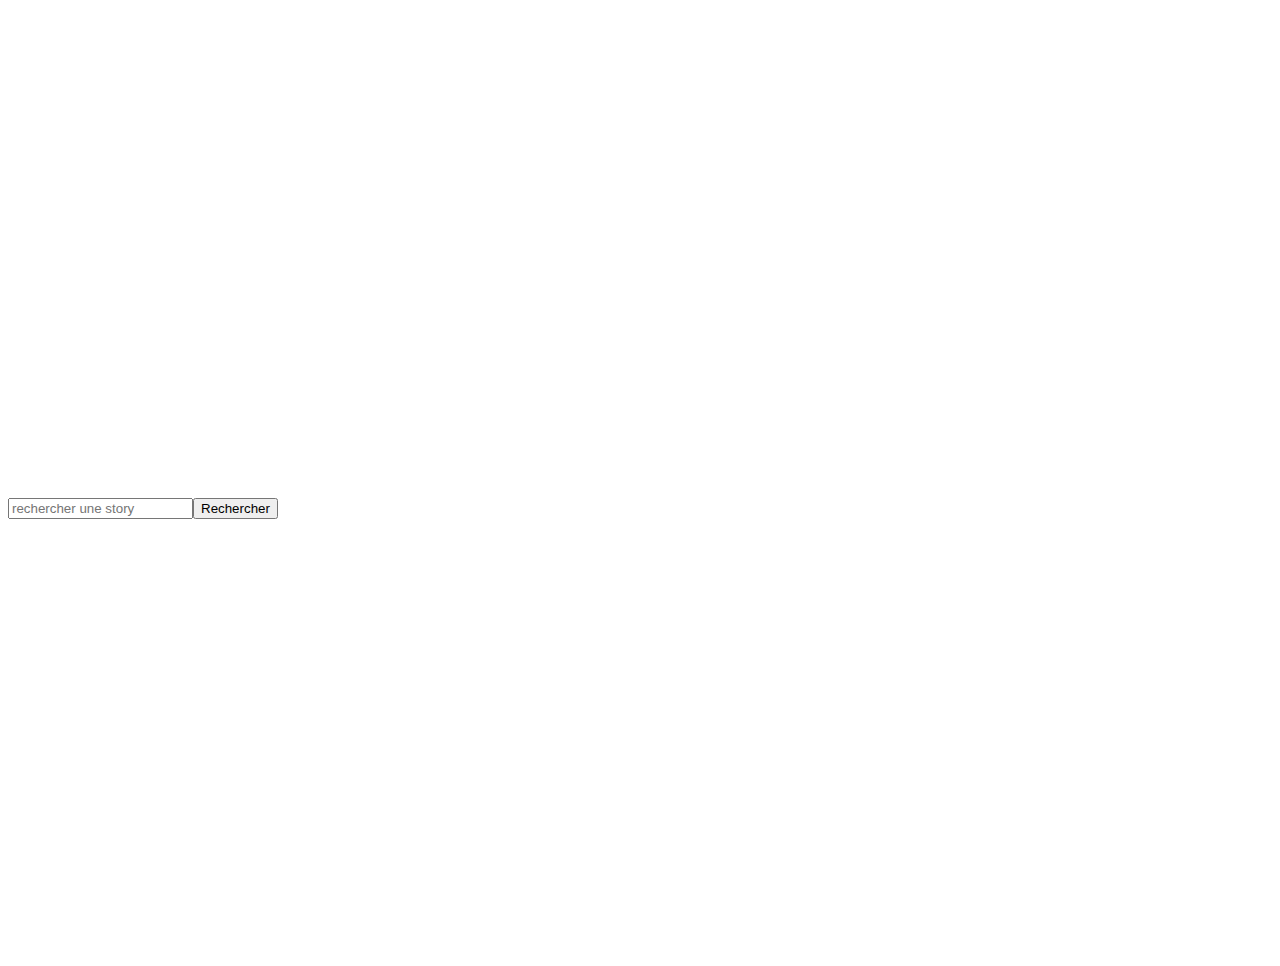
<file: ihm-protos/pages/index.html>
<!DOCTYPE html>
<html lang="en">
<head>
    <meta charset="utf-8">
    <meta http-equiv="X-UA-Compatible" content="IE=edge">
    <meta name="viewport" content="width=device-width, initial-scale=1">
    <!-- The above 3 meta tags *must* come first in the head; any other head content must come *after* these tags -->
    <meta name="description" content="">
    <meta name="author" content="">
    <link rel="icon" href="../../favicon.ico">

    <title>Vanir home page</title>


    <script
            src="https://code.jquery.com/jquery-2.2.3.min.js"
            integrity="sha256-a23g1Nt4dtEYOj7bR+vTu7+T8VP13humZFBJNIYoEJo="
            crossorigin="anonymous"></script>

    <script src="vanir.js"></script>

    <!--Latest compiled and minified CSS -->
    <link rel="stylesheet" href="https://maxcdn.bootstrapcdn.com/bootstrap/3.3.6/css/bootstrap.min.css"
          integrity="sha384-1q8mTJOASx8j1Au+a5WDVnPi2lkFfwwEAa8hDDdjZlpLegxhjVME1fgjWPGmkzs7" crossorigin="anonymous">

    <!-- Latest compiled and minified JavaScript -->
    <script src="https://maxcdn.bootstrapcdn.com/bootstrap/3.3.6/js/bootstrap.min.js"
            integrity="sha384-0mSbJDEHialfmuBBQP6A4Qrprq5OVfW37PRR3j5ELqxss1yVqOtnepnHVP9aJ7xS"
            crossorigin="anonymous"></script>

    <script src="http://www.w3schools.com/lib/w3data.js"></script>

    <!-- Custom styles for this template -->
    <link href="starter-template.css" rel="stylesheet">

    <!-- Just for debugging purposes. Don't actually copy these 2 lines! -->
    <!--[if lt IE 9]>
    <!--<script src="../../assets/js/ie8-responsive-file-warning.js"></script><![endif]&ndash;&gt;-->
    <!--<script src="../../assets/js/ie-emulation-modes-warning.js"></script>-->

    <!-- HTML5 shim and Respond.js for IE8 support of HTML5 elements and media queries -->
    <!--[if lt IE 9]>
    <script src="https://oss.maxcdn.com/html5shiv/3.7.2/html5shiv.min.js"></script>
    <script src="https://oss.maxcdn.com/respond/1.4.2/respond.min.js"></script>
    <![endif]-->
</head>

<body>


<div w3-include-html="navbar_home.html"></div>

<div id="vanir-home-page" class="fill container">

    <!-- Global Search -->
    <div class="row search col-lg-10">
        <form role="form" action="searchPage.html">
            <div class="input-group-lg vertical-align">
                <input type="text" class="form-control input-lg" placeholder="rechercher une story"
                       data-toggle="tooltip" title="Permet de rechercher une histoire">
              <span class="input-group-btn">
                <button class="btn btn-default btn-lg" type="submit">
                   Rechercher
                </button>
              </span>
            </div>
        </form>
    </div>


</div>

<!-- Bootstrap core JavaScript
================================================== -->
<script
        src="https://code.jquery.com/jquery-2.2.3.min.js"
        integrity="sha256-a23g1Nt4dtEYOj7bR+vTu7+T8VP13humZFBJNIYoEJo="
        crossorigin="anonymous"></script>

<!-- Latest compiled and minified JavaScript -->
<script src="https://maxcdn.bootstrapcdn.com/bootstrap/3.3.6/js/bootstrap.min.js"
        integrity="sha384-0mSbJDEHialfmuBBQP6A4Qrprq5OVfW37PRR3j5ELqxss1yVqOtnepnHVP9aJ7xS"
        crossorigin="anonymous"></script>

<script>
    w3IncludeHTML();
</script>

</body>
</html>
</file>
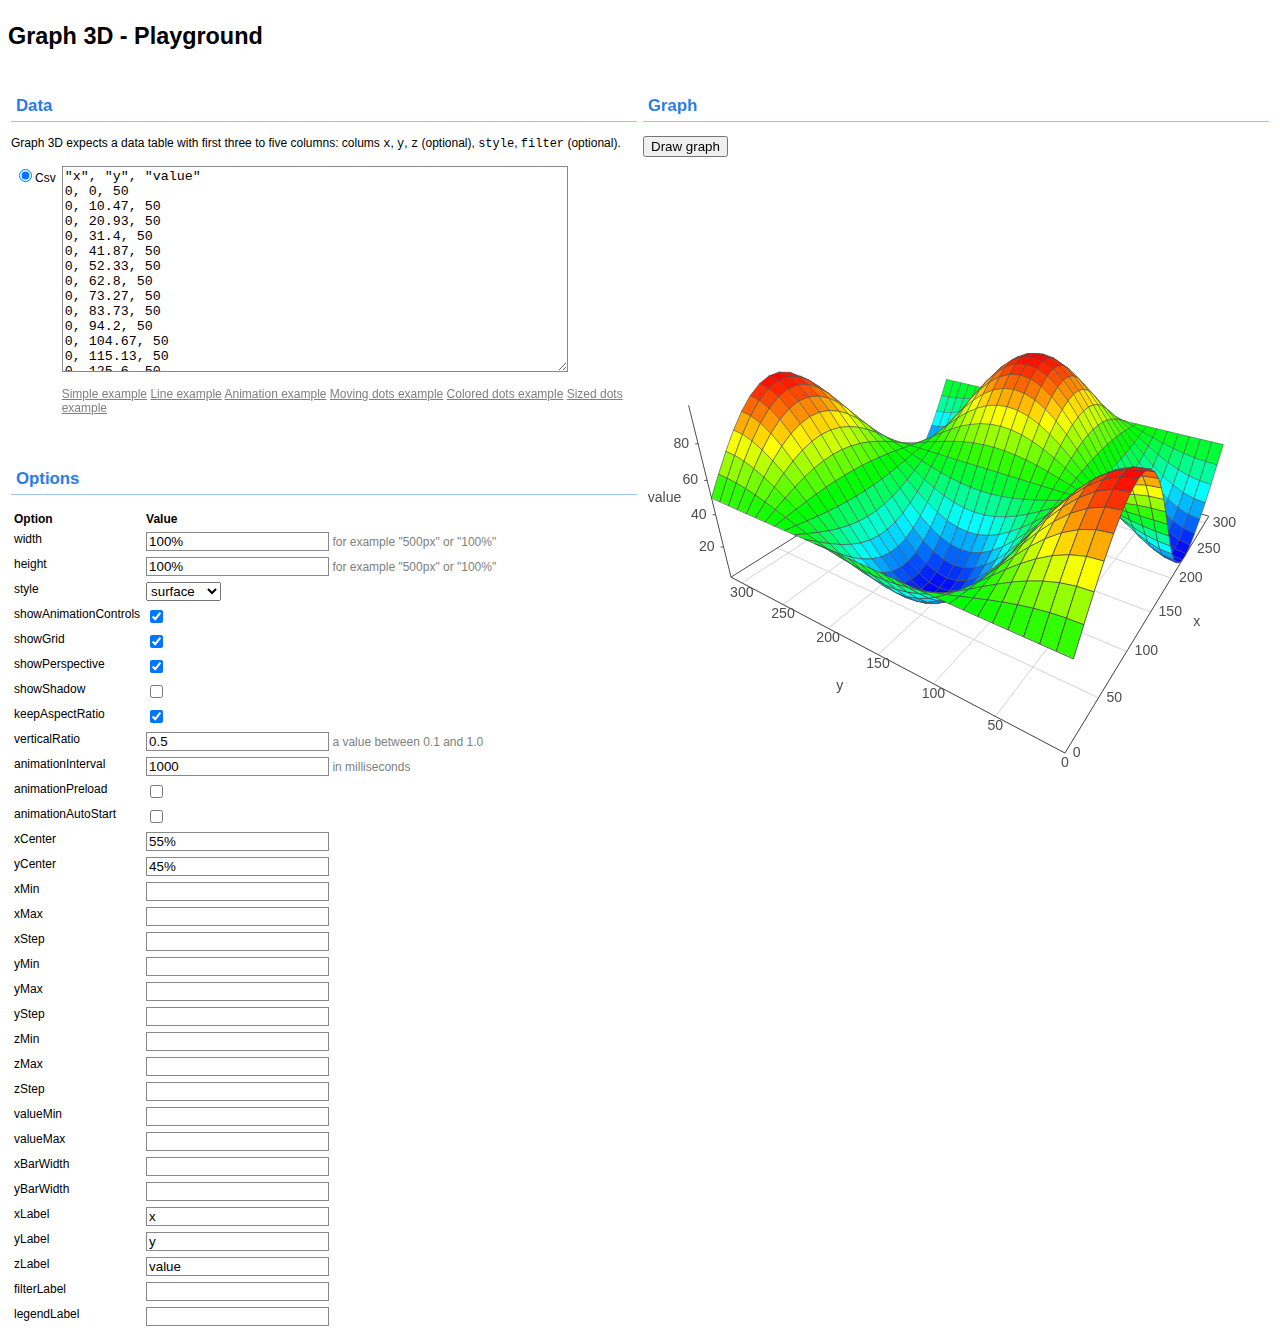
<file: ihm-protos/pages/bower_components/vis/examples/graph3d/playground/index.html>
<!doctype html>
<html>

<head>
    <title>Graph 3D - Playground</title>

    <script type="text/javascript" src="../../../dist/vis.js"></script>

    <script type="text/javascript" src="playground.js"></script>
    <script type="text/javascript" src="csv2array.js"></script>
    <link rel='stylesheet' href='playground.css' type='text/css'>

    <script type="text/javascript">
        // Called when the Visualization API is loaded.
        function drawVisualization() {
            // TODO
        }
    </script>
    <script src="../../googleAnalytics.js"></script>
</head>

<body onload="load();">

<h1>Graph 3D - Playground</h1>

<table style="width:100%;">
<col width="50%">
<col width="50%">

<tr>
    <td>
        <h2>Data</h2>
        <p>
            Graph 3D expects a data table with first three to five columns:
            colums <code>x</code>, <code>y</code>, <code>z</code> (optional),
            <code>style</code>, <code>filter</code> (optional).
        </p>

        <table>
            <tr>
                <td style="white-space: nowrap">
                    <input type="radio" name="datatype" id="datatypeCsv" onclick="selectDataType();" checked value="csv">Csv
                </td>
                <td>
                    <div id="csv">
                        <textarea id="csvTextarea"></textarea>
                        <p>
                            <a href="javascript: loadCsvExample();" title="Load an example">Simple example</a>
                            <a href="javascript: loadCsvLineExample();" title="Load an example">Line example</a>
                            <a href="javascript: loadCsvAnimationExample();" title="Load an example">Animation example</a>
                            <a href="javascript: loadCsvMovingDotsExample();" title="Load an example">Moving dots example</a>
                            <a href="javascript: loadCsvColoredDotsExample();" title="Load an example">Colored dots example</a>
                            <a href="javascript: loadCsvSizedDotsExample();" title="Load an example">Sized dots example</a>
                        </p>
                    </div>
                </td>
            </tr>
          <!-- TODO: add JSON examples -->
        </table>

        <br>
    </td>
    <td rowspan=2>
        <h2>Graph</h2>
        <p>
            <input type="button" value="Draw graph" onclick="draw();" id="draw">
        </p>

        <div id="graph"></div>
    </td>
</tr>
<tr>
    <td>
        <h2>Options</h2>

        <table>
            <tr>
                <th>Option</th>
                <th>Value</th>
            </tr>

            <tr>
                <td>width</td>
                <td><input type="text" id="width" value="100%" /> <span class="info">for example "500px" or "100%"</span></td>
            </tr>
            <tr>
                <td>height</td>
                <td><input type="text" id="height" value="100%" /> <span class="info">for example "500px" or "100%"</span></td>
            </tr>
            <tr>
                <td>style</td>
                <td>
                    <select id="style">
                        <option value="bar" >bar
                        <option value="bar-color" >bar-color
                        <option value="bar-size" >bar-size
                        <option value="dot" >dot
                        <option value="dot-color" >dot-color
                        <option value="dot-size" >dot-size
                        <option value="dot-line" >dot-line
                        <option value="line" >line
                        <option value="grid" >grid
                        <option value="surface" selected>surface
                    </select>
            </tr>

            <tr>
                <td>showAnimationControls</td>
                <td><input type="checkbox" id="showAnimationControls" checked /></td>
            </tr>
            <tr>
                <td>showGrid</td>
                <td><input type="checkbox" id="showGrid" checked /></td>
            </tr>
            <tr>
                <td>showPerspective</td>
                <td><input type="checkbox" id="showPerspective" checked /></td>
            </tr>
            <tr>
                <td>showShadow</td>
                <td><input type="checkbox" id="showShadow" /></td>
            </tr>

            <tr>
                <td>keepAspectRatio</td>
                <td><input type="checkbox" id="keepAspectRatio" checked /></td>
            </tr>
            <tr>
                <td>verticalRatio</td>
                <td><input type="text" id="verticalRatio" value="0.5" /> <span class="info">a value between 0.1 and 1.0</span></td>
            </tr>

            <tr>
                <td>animationInterval</td>
                <td><input type="text" id="animationInterval" value="1000" /> <span class="info">in milliseconds</span></td>
            </tr>
            <tr>
                <td>animationPreload</td>
                <td><input type="checkbox" id="animationPreload" /></td>
            </tr>
            <tr>
                <td>animationAutoStart</td>
                <td><input type="checkbox" id="animationAutoStart" /></td>
            </tr>

            <tr><td>xCenter</td><td><input type="text" id="xCenter" value="55%" /></td></tr>
            <tr><td>yCenter</td><td><input type="text" id="yCenter" value="45%" /></td></tr>

            <tr><td>xMin</td><td><input type="text" id="xMin" /></td></tr>
            <tr><td>xMax</td><td><input type="text" id="xMax" /></td></tr>
            <tr><td>xStep</td><td><input type="text" id="xStep" /></td></tr>

            <tr><td>yMin</td><td><input type="text" id="yMin" /></td></tr>
            <tr><td>yMax</td><td><input type="text" id="yMax" /></td></tr>
            <tr><td>yStep</td><td><input type="text" id="yStep" /></td></tr>

            <tr><td>zMin</td><td><input type="text" id="zMin" /></td></tr>
            <tr><td>zMax</td><td><input type="text" id="zMax" /></td></tr>
            <tr><td>zStep</td><td><input type="text" id="zStep" /></td></tr>

            <tr><td>valueMin</td><td><input type="text" id="valueMin" /></td></tr>
            <tr><td>valueMax</td><td><input type="text" id="valueMax" /></td></tr>

            <tr><td>xBarWidth</td><td><input type="text" id="xBarWidth" /></td></tr>
            <tr><td>yBarWidth</td><td><input type="text" id="yBarWidth" /></td></tr>

            <tr><td>xLabel</td><td><input type="text" id="xLabel" value="x"/></td></tr>
            <tr><td>yLabel</td><td><input type="text" id="yLabel" value="y"/></td></tr>
            <tr><td>zLabel</td><td><input type="text" id="zLabel" value="z"/></td></tr>
            <tr><td>filterLabel</td><td><input type="text" id="filterLabel" value="time"/></td></tr>
            <tr><td>legendLabel</td><td><input type="text" id="legendLabel" value="value"/></td></tr>

        </table>

    </td>
</tr>
</table>

</body>
</file>
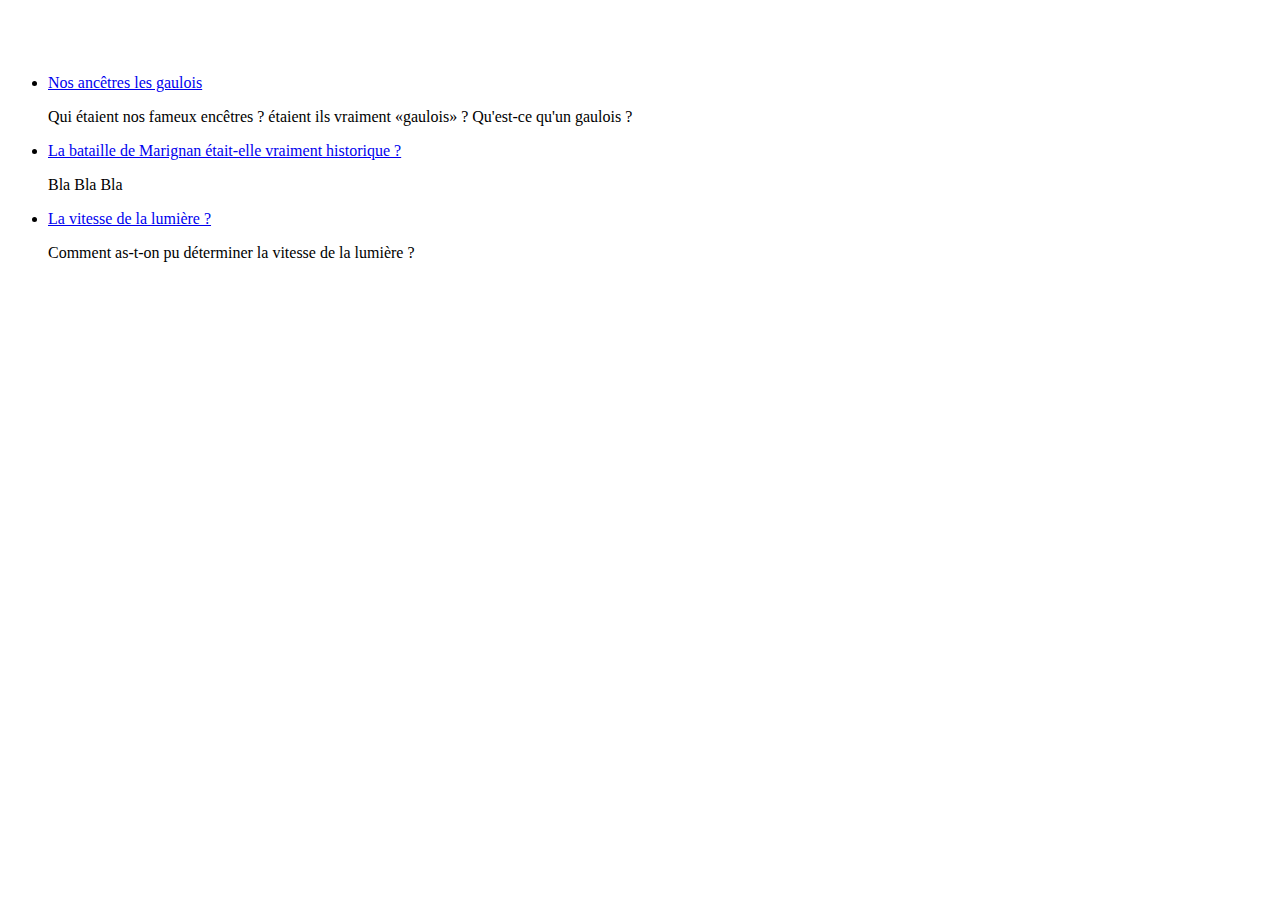
<file: ihm-protos/pages/searchPage.html>
<!DOCTYPE html>
<html lang="en">
<head>
    <meta charset="utf-8">
    <meta http-equiv="X-UA-Compatible" content="IE=edge">
    <meta name="viewport" content="width=device-width, initial-scale=1">
    <!-- The above 3 meta tags *must* come first in the head; any other head content must come *after* these tags -->
    <meta name="description" content="">
    <meta name="author" content="">
    <link rel="icon" href="../../favicon.ico">

    <title>Starter Template for Bootstrap</title>

    <script
            src="https://code.jquery.com/jquery-2.2.3.min.js"
            integrity="sha256-a23g1Nt4dtEYOj7bR+vTu7+T8VP13humZFBJNIYoEJo="
            crossorigin="anonymous"></script>

    <!--Latest compiled and minified CSS -->
    <link rel="stylesheet" href="https://maxcdn.bootstrapcdn.com/bootstrap/3.3.6/css/bootstrap.min.css"
          integrity="sha384-1q8mTJOASx8j1Au+a5WDVnPi2lkFfwwEAa8hDDdjZlpLegxhjVME1fgjWPGmkzs7" crossorigin="anonymous">

    <!-- Latest compiled and minified JavaScript -->
    <script src="https://maxcdn.bootstrapcdn.com/bootstrap/3.3.6/js/bootstrap.min.js"
            integrity="sha384-0mSbJDEHialfmuBBQP6A4Qrprq5OVfW37PRR3j5ELqxss1yVqOtnepnHVP9aJ7xS"
            crossorigin="anonymous"></script>
    <script src="http://www.w3schools.com/lib/w3data.js"></script>


    <!-- Custom styles for this template -->
    <link href="starter-template.css" rel="stylesheet">

    <!-- Just for debugging purposes. Don't actually copy these 2 lines! -->
    <!--[if lt IE 9]>
    <!--<script src="../../assets/js/ie8-responsive-file-warning.js"></script><![endif]&ndash;&gt;-->
    <!--<script src="../../assets/js/ie-emulation-modes-warning.js"></script>-->

    <!-- HTML5 shim and Respond.js for IE8 support of HTML5 elements and media queries -->
    <!--[if lt IE 9]>
    <script src="https://oss.maxcdn.com/html5shiv/3.7.2/html5shiv.min.js"></script>
    <script src="https://oss.maxcdn.com/respond/1.4.2/respond.min.js"></script>

    <![endif]-->
</head>

<body>


<!-- Fixed navbar -->
<div w3-include-html="navbar_home.html"></div>


<div id="search-results">
    <ul>
        <li class="search-result">
            <a href="stories/gaulois_stories_reader.html">Nos ancêtres les gaulois</a>
            <p>Qui étaient nos fameux encêtres ? étaient ils vraiment «gaulois» ? Qu'est-ce qu'un
                gaulois ?</p>
        </li>
        <li class="search-result">
            <a href="stories/marignan_stories_reader.html">La bataille de Marignan était-elle vraiment historique ?</a>
            <p>Bla Bla Bla</p>
        </li>
        <li class="search-result">
            <a href="stories/light_stories_reader.html">La vitesse de la lumière ?</a>
            <p>Comment as-t-on pu déterminer la vitesse de la lumière ?</p>
        </li>
    </ul>
</div>

<!-- Bootstrap core JavaScript
================================================== -->
<script
        src="https://code.jquery.com/jquery-2.2.3.min.js"
        integrity="sha256-a23g1Nt4dtEYOj7bR+vTu7+T8VP13humZFBJNIYoEJo="
        crossorigin="anonymous"></script>

<!-- Latest compiled and minified JavaScript -->
<script src="https://maxcdn.bootstrapcdn.com/bootstrap/3.3.6/js/bootstrap.min.js"
        integrity="sha384-0mSbJDEHialfmuBBQP6A4Qrprq5OVfW37PRR3j5ELqxss1yVqOtnepnHVP9aJ7xS"
        crossorigin="anonymous"></script>

<script>
    w3IncludeHTML();
</script>
</body>
</html>
</file>
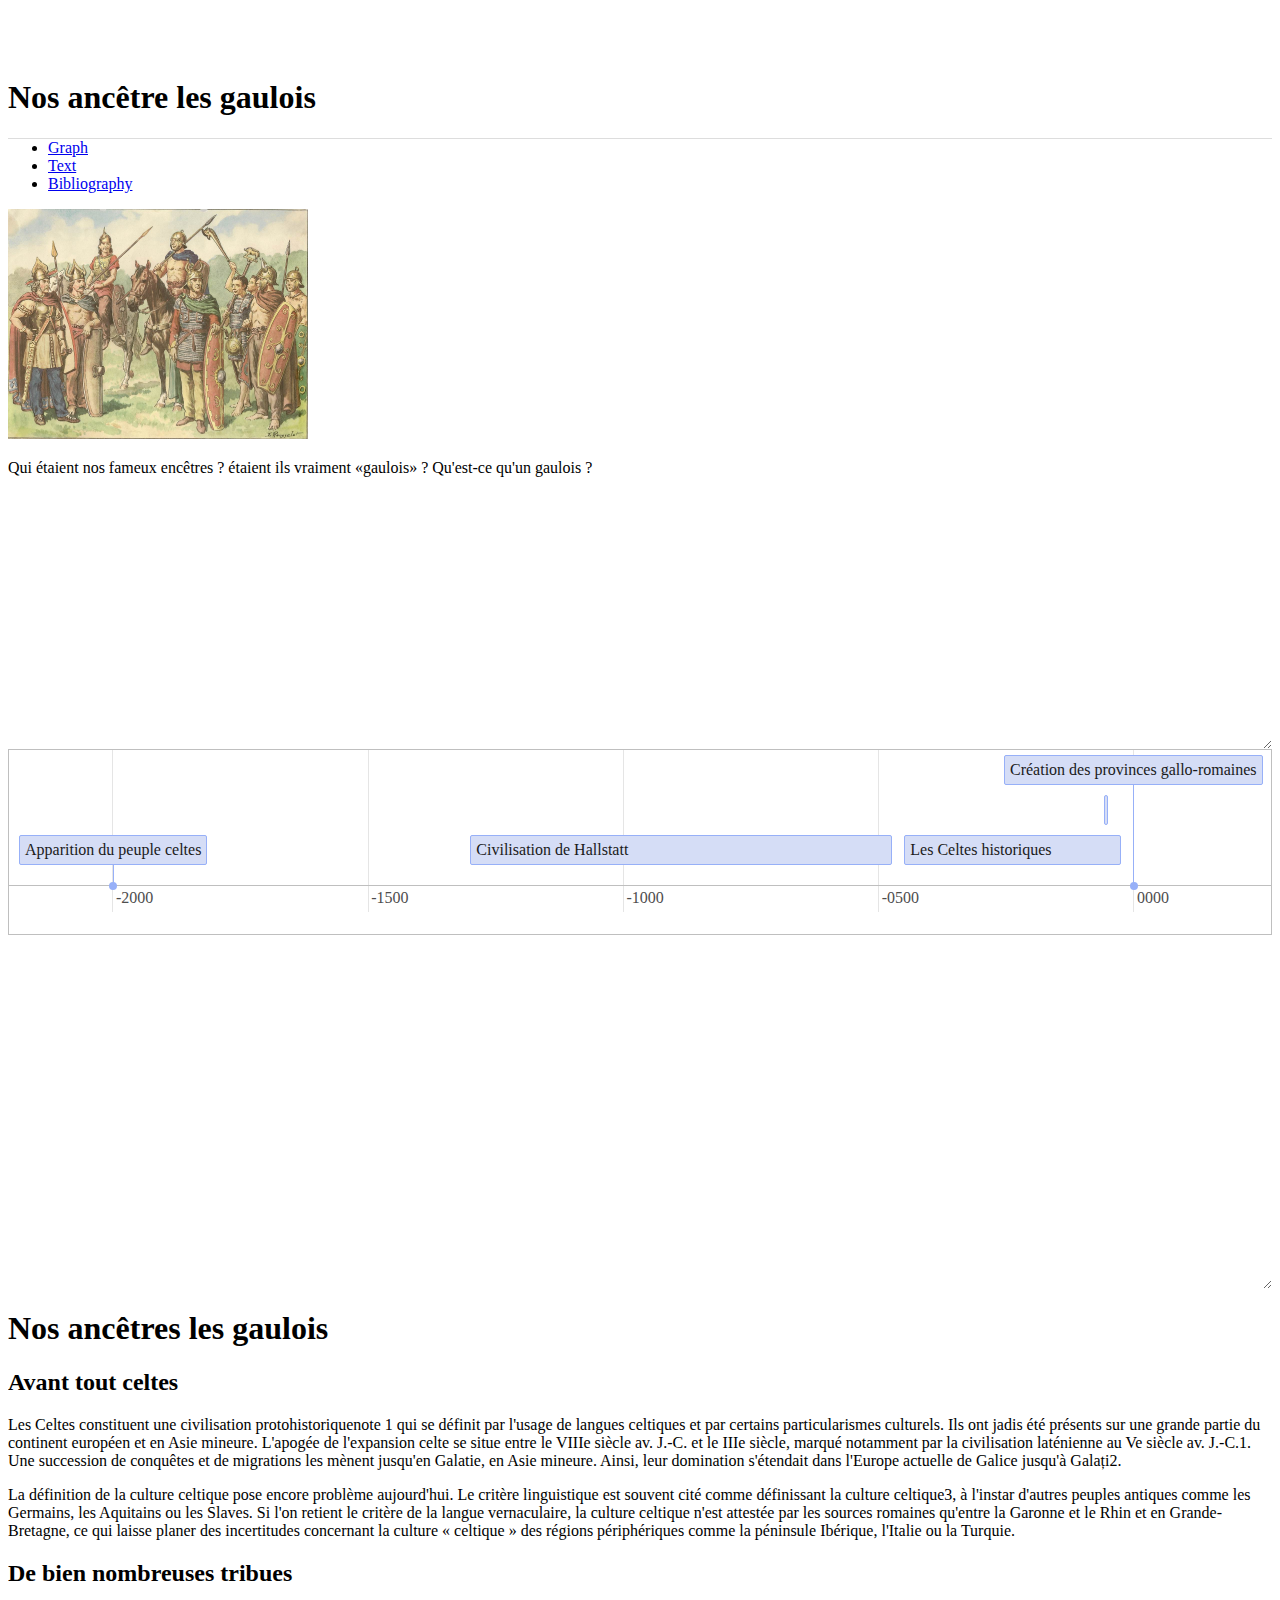
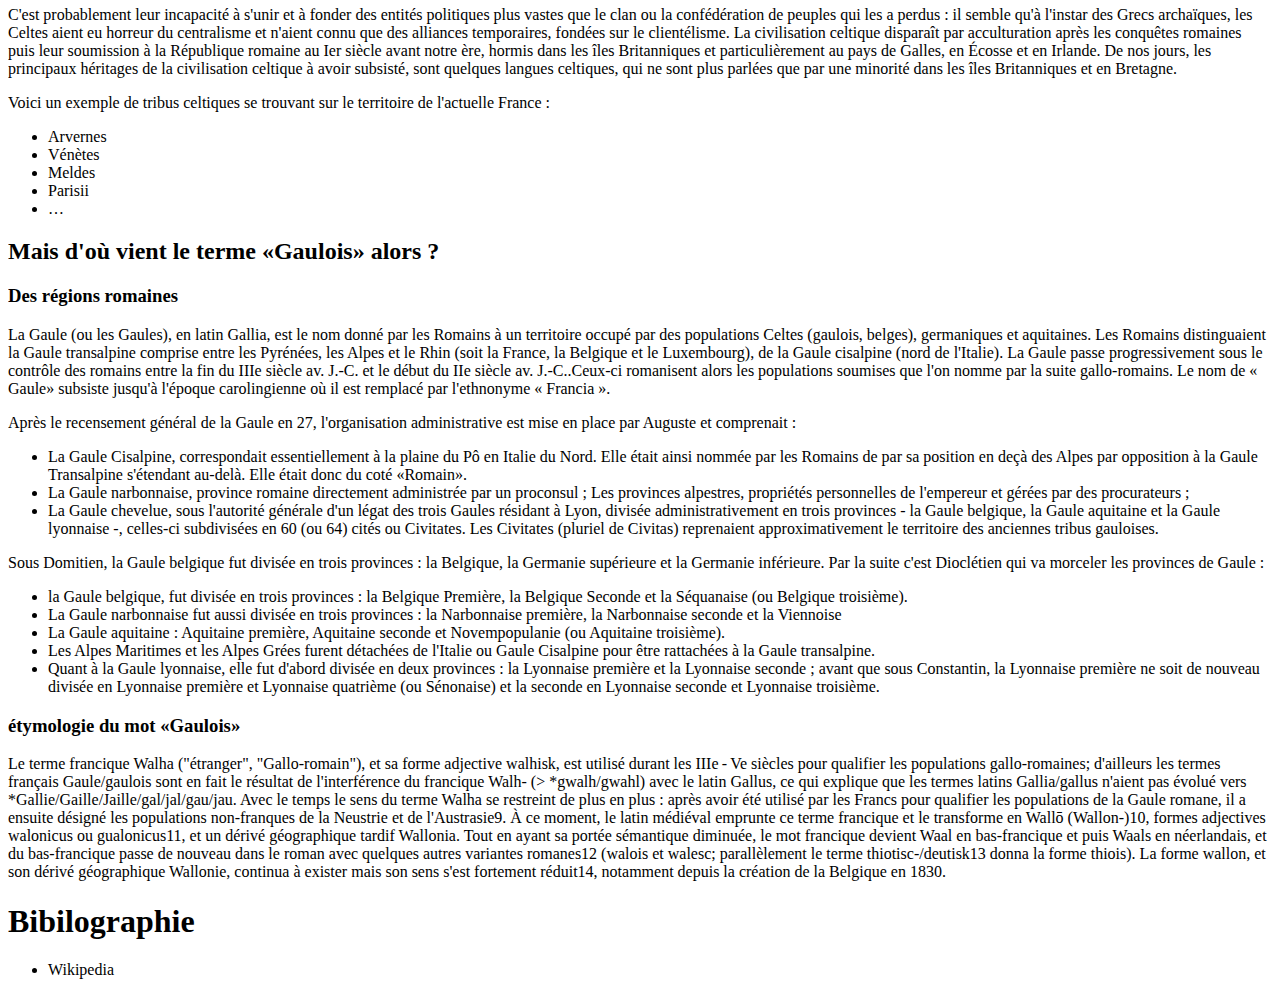
<file: ihm-protos/pages/stories/gaulois_stories_reader.html>
<!DOCTYPE html>
<html lang="en">
<head>
    <meta charset="utf-8">
    <meta http-equiv="X-UA-Compatible" content="IE=edge">
    <meta name="viewport" content="width=device-width, initial-scale=1">
    <!-- The above 3 meta tags *must* come first in the head; any other head content must come *after* these tags -->
    <meta name="description" content="">
    <meta name="author" content="">
    <link rel="icon" href="../../favicon.ico">

    <title>Nos ancêtres les gaulois</title>

    <script
            src="https://code.jquery.com/jquery-2.2.3.min.js"
            integrity="sha256-a23g1Nt4dtEYOj7bR+vTu7+T8VP13humZFBJNIYoEJo="
            crossorigin="anonymous"></script>
    <script src="https://ajax.googleapis.com/ajax/libs/jquery/1.11.3/jquery.min.js"></script>


    <!--Latest compiled and minified CSS -->
    <link rel="stylesheet" href="https://maxcdn.bootstrapcdn.com/bootstrap/3.3.6/css/bootstrap.min.css"
          integrity="sha384-1q8mTJOASx8j1Au+a5WDVnPi2lkFfwwEAa8hDDdjZlpLegxhjVME1fgjWPGmkzs7" crossorigin="anonymous">

    <!-- Latest compiled and minified JavaScript -->
    <script src="https://maxcdn.bootstrapcdn.com/bootstrap/3.3.6/js/bootstrap.min.js"
            integrity="sha384-0mSbJDEHialfmuBBQP6A4Qrprq5OVfW37PRR3j5ELqxss1yVqOtnepnHVP9aJ7xS"
            crossorigin="anonymous"></script>
    <script src="http://www.w3schools.com/lib/w3data.js"></script>

    <script src="stories.js"></script>

    <!-- Custom styles for this template -->
    <link href="../starter-template.css" rel="stylesheet">
    <link rel="stylesheet" href="stories.css">

    <!--[if lt IE 9]>
    <script src="https://oss.maxcdn.com/html5shiv/3.7.2/html5shiv.min.js"></script>
    <script src="https://oss.maxcdn.com/respond/1.4.2/respond.min.js"></script>



    <!--vis.js-->
    <script src="../bower_components/vis/dist/vis.js"></script>
    <link href="../bower_components/vis/dist/vis.css" rel="stylesheet" type="text/css"/>


    <![endif]-->
</head>

<body>


<!-- Fixed navbar -->
<div w3-include-html="navbar.html"></div>


<div id="story-container" class="container-fluid fill">


    <div id="story-title-div" class="row">
        <h1 id="story-title" class="text-center">Nos ancêtre les gaulois</h1>
    </div>
    <div class="row">
        <ul class="col-md-2 nav nav nav-stacked story-nav">
            <li class="active"><a href="#graph-container" data-toggle="collapse" data-parent="#story-content">Graph</a>
            </li>
            <li><a href="#text-container" data-toggle="collapse" data-parent="#story-content">Text</a></li>
            <li><a href="#biblio-container" data-toggle="collapse" data-parent="#story-content">Bibliography</a></li>
        </ul>

        <div id="story-content" class="col-md-10" class="panel-group">
            <div class="panel panel-default">
                <div id="graph-container" class="panel-collapse collapse in">
                    <div class="panel-resizable">
                        <div id="resume-area" class="center-block text-center">
                            <img class="first-slide img-responsive center-block"
                                                        src="../images/Celtes-et-Gaulois-11.jpg"
                                                        alt="First slide"  width="300">
                            <p>Qui étaient nos fameux encêtres ? étaient ils vraiment «gaulois» ? Qu'est-ce qu'un
                                gaulois ?</p>
                        </div>
                    </div>

                    <div id="visualization" class="panel-resizable"></div>
                    <script src="vis-datas.js"></script>
                    <!--<div id="graph-timeline">-->
                    <!--<img src="d3-timeline/usage.gif" alt="graph timeline"-->
                    <!--style="height: 100%; width: 100vh; object-fit: contain"/>-->
                    <!--</div>-->
                </div>


                <div id="text-container" class="panel-collapse collapse">
                    <h1>Nos ancêtres les gaulois</h1>
                    <h2>Avant tout celtes</h2>
                    <p>Les Celtes constituent une civilisation protohistoriquenote 1 qui se définit par l'usage de
                        langues celtiques et par certains particularismes culturels. Ils ont jadis été présents sur une
                        grande partie du continent européen et en Asie mineure. L'apogée de l'expansion celte se situe
                        entre le VIIIe siècle av. J.-C. et le IIIe siècle, marqué notamment par la civilisation
                        laténienne au Ve siècle av. J.-C.1. Une succession de conquêtes et de migrations les mènent
                        jusqu'en Galatie, en Asie mineure. Ainsi, leur domination s'étendait dans l'Europe actuelle de
                        Galice jusqu'à Galați2.</p>
                    <p>La définition de la culture celtique pose encore problème aujourd'hui. Le critère linguistique
                        est souvent cité comme définissant la culture celtique3, à l'instar d'autres peuples antiques
                        comme les Germains, les Aquitains ou les Slaves. Si l'on retient le critère de la langue
                        vernaculaire, la culture celtique n'est attestée par les sources romaines qu'entre la Garonne et
                        le Rhin et en Grande-Bretagne, ce qui laisse planer des incertitudes concernant la culture «
                        celtique » des régions périphériques comme la péninsule Ibérique, l'Italie ou la Turquie.</p>
                    <h2>De bien nombreuses tribues</h2>
                    <p>C'est probablement leur incapacité à s'unir et à fonder des entités politiques plus vastes que le
                        clan ou la confédération de peuples qui les a perdus : il semble qu'à l'instar des Grecs
                        archaïques, les Celtes aient eu horreur du centralisme et n'aient connu que des alliances
                        temporaires, fondées sur le clientélisme. La civilisation celtique disparaît par acculturation
                        après les conquêtes romaines puis leur soumission à la République romaine au Ier siècle avant
                        notre ère, hormis dans les îles Britanniques et particulièrement au pays de Galles, en Écosse et
                        en Irlande. De nos jours, les principaux héritages de la civilisation celtique à avoir subsisté,
                        sont quelques langues celtiques, qui ne sont plus parlées que par une minorité dans les îles
                        Britanniques et en Bretagne.</p>
                    <p>Voici un exemple de tribus celtiques se trouvant sur le territoire de l'actuelle France :
                    <ul>
                        <li>Arvernes</li>
                        <li>Vénètes</li>
                        <li>Meldes</li>
                        <li>Parisii</li>
                        <li>…</li>
                    </ul>
                    </p>
                    <h2>Mais d'où vient le terme «Gaulois» alors ?</h2>
                    <h3>Des régions romaines</h3>
                    <p>
                        La Gaule (ou les Gaules), en latin Gallia, est le nom donné par les Romains à un territoire
                        occupé
                        par des populations Celtes (gaulois, belges), germaniques et aquitaines. Les Romains
                        distinguaient
                        la Gaule transalpine comprise entre les Pyrénées, les Alpes et le Rhin (soit la France, la
                        Belgique
                        et le Luxembourg), de la Gaule cisalpine (nord de l'Italie). La Gaule passe progressivement sous
                        le
                        contrôle des romains entre la fin du IIIe siècle av. J.-C. et le début du IIe siècle av.
                        J.-C..Ceux-ci romanisent alors les populations soumises que l'on nomme par la suite
                        gallo-romains.
                        Le nom de « Gaule» subsiste jusqu'à l'époque carolingienne où il est remplacé par l'ethnonyme «
                        Francia ».</p>
                    <p>Après le recensement général de la Gaule en 27, l'organisation administrative est mise en place
                        par Auguste et comprenait :
                    <ul>
                        <li>La Gaule Cisalpine, correspondait essentiellement à la plaine du Pô en Italie du Nord. Elle
                            était ainsi nommée par les Romains de par sa position en deçà des Alpes par opposition à la
                            Gaule Transalpine s'étendant au-delà. Elle était donc du coté «Romain».
                        </li>
                        <li>La Gaule narbonnaise, province romaine directement administrée par un proconsul ;
                            Les provinces alpestres, propriétés personnelles de l'empereur et gérées par des
                            procurateurs ;
                        </li>
                        <li>
                            La Gaule chevelue, sous l'autorité générale d'un légat des trois Gaules résidant à Lyon,
                            divisée
                            administrativement en trois provinces - la Gaule belgique, la Gaule aquitaine et la Gaule
                            lyonnaise -, celles-ci subdivisées en 60 (ou 64) cités ou Civitates. Les Civitates (pluriel
                            de
                            Civitas) reprenaient approximativement le territoire des anciennes tribus gauloises.
                        </li>
                    </ul>
                    Sous Domitien, la Gaule belgique fut divisée en trois provinces : la Belgique, la Germanie
                    supérieure et la Germanie inférieure.

                    Par la suite c'est Dioclétien qui va morceler les provinces de Gaule :
                    <ul>
                        <li>
                            la Gaule belgique, fut divisée en trois provinces : la Belgique Première, la Belgique
                            Seconde et
                            la Séquanaise (ou Belgique troisième).
                        </li>
                        <li>
                            La Gaule narbonnaise fut aussi divisée en trois provinces : la Narbonnaise première, la
                            Narbonnaise seconde et la Viennoise
                        </li>
                        <li>
                            La Gaule aquitaine : Aquitaine première, Aquitaine seconde et Novempopulanie (ou
                            Aquitaine
                            troisième).
                        </li>
                        <li>
                            Les Alpes Maritimes et les Alpes Grées furent détachées de l'Italie ou Gaule Cisalpine
                            pour être
                            rattachées à la Gaule transalpine.
                        </li>
                        <li>
                            Quant à la Gaule lyonnaise, elle fut d'abord divisée en deux provinces : la Lyonnaise
                            première
                            et la Lyonnaise seconde ; avant que sous Constantin, la Lyonnaise première ne soit de
                            nouveau
                            divisée en Lyonnaise première et Lyonnaise quatrième (ou Sénonaise) et la seconde en
                            Lyonnaise
                            seconde et Lyonnaise troisième.
                        </li>
                    </ul>
                    </p>
                    <h3>étymologie du mot «Gaulois»</h3>
                    <p>Le terme francique Walha ("étranger", "Gallo-romain"), et sa forme adjective walhisk, est utilisé
                        durant les IIIe ‑ Ve siècles pour qualifier les populations gallo-romaines; d'ailleurs les
                        termes français Gaule/gaulois sont en fait le résultat de l'interférence du francique Walh- (>
                        *gwalh/gwahl) avec le latin Gallus, ce qui explique que les termes latins Gallia/gallus n'aient
                        pas évolué vers *Gallie/Gaille/Jaille/gal/jal/gau/jau. Avec le temps le sens du terme Walha se
                        restreint de plus en plus : après avoir été utilisé par les Francs pour qualifier les
                        populations de la Gaule romane, il a ensuite désigné les populations non-franques de la Neustrie
                        et de l'Austrasie9. À ce moment, le latin médiéval emprunte ce terme francique et le transforme
                        en Wallō (Wallon-)10, formes adjectives walonicus ou gualonicus11, et un dérivé géographique
                        tardif Wallonia. Tout en ayant sa portée sémantique diminuée, le mot francique devient Waal en
                        bas-francique et puis Waals en néerlandais, et du bas-francique passe de nouveau dans le roman
                        avec quelques autres variantes romanes12 (walois et walesc; parallèlement le terme
                        thiotisc-/deutisk13 donna la forme thiois). La forme wallon, et son dérivé géographique
                        Wallonie, continua à exister mais son sens s'est fortement réduit14, notamment depuis la
                        création de la Belgique en 1830.</p>
                </div>

                <div id="biblio-container" class="panel-collapse collapse">
                    <h1>Bibilographie</h1>
                    <ul>
                        <li>Wikipedia</li>
                    </ul>
                </div>
            </div>
        </div>

    </div>
</div>

</div>


</div>

<!-- Bootstrap core JavaScript
================================================== -->
<script
        src="https://code.jquery.com/jquery-2.2.3.min.js"
        integrity="sha256-a23g1Nt4dtEYOj7bR+vTu7+T8VP13humZFBJNIYoEJo="
        crossorigin="anonymous"></script>

<!-- Latest compiled and minified JavaScript -->
<script src="https://maxcdn.bootstrapcdn.com/bootstrap/3.3.6/js/bootstrap.min.js"
        integrity="sha384-0mSbJDEHialfmuBBQP6A4Qrprq5OVfW37PRR3j5ELqxss1yVqOtnepnHVP9aJ7xS"
        crossorigin="anonymous"></script>

<script>
    w3IncludeHTML();
</script>

</body>
</html>
</file>
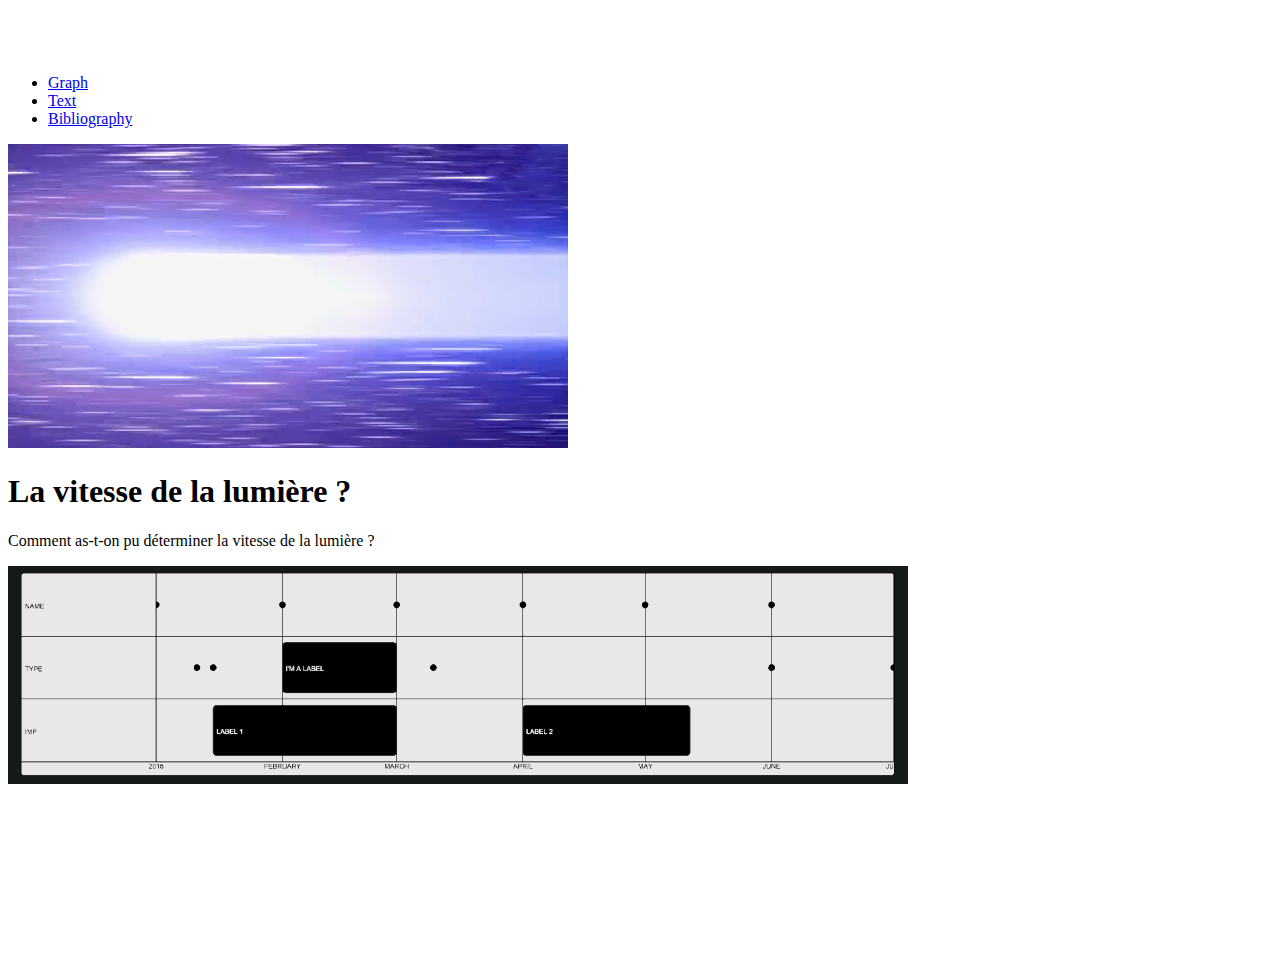
<file: ihm-protos/pages/stories/light_stories_reader.html>
<!DOCTYPE html>
<html lang="en">
<head>
    <meta charset="utf-8">
    <meta http-equiv="X-UA-Compatible" content="IE=edge">
    <meta name="viewport" content="width=device-width, initial-scale=1">
    <!-- The above 3 meta tags *must* come first in the head; any other head content must come *after* these tags -->
    <meta name="description" content="">
    <meta name="author" content="">
    <link rel="icon" href="../../favicon.ico">

    <title>Starter Template for Bootstrap</title>

    <script
            src="https://code.jquery.com/jquery-2.2.3.min.js"
            integrity="sha256-a23g1Nt4dtEYOj7bR+vTu7+T8VP13humZFBJNIYoEJo="
            crossorigin="anonymous"></script>

    <!--Latest compiled and minified CSS -->
    <link rel="stylesheet" href="https://maxcdn.bootstrapcdn.com/bootstrap/3.3.6/css/bootstrap.min.css"
          integrity="sha384-1q8mTJOASx8j1Au+a5WDVnPi2lkFfwwEAa8hDDdjZlpLegxhjVME1fgjWPGmkzs7" crossorigin="anonymous">

    <!-- Latest compiled and minified JavaScript -->
    <script src="https://maxcdn.bootstrapcdn.com/bootstrap/3.3.6/js/bootstrap.min.js"
            integrity="sha384-0mSbJDEHialfmuBBQP6A4Qrprq5OVfW37PRR3j5ELqxss1yVqOtnepnHVP9aJ7xS"
            crossorigin="anonymous"></script>

    <script src="http://www.w3schools.com/lib/w3data.js"></script>
    <!-- Custom styles for this template -->
    <link href="../starter-template.css" rel="stylesheet">

    <!--[if lt IE 9]>
    <script src="https://oss.maxcdn.com/html5shiv/3.7.2/html5shiv.min.js"></script>
    <script src="https://oss.maxcdn.com/respond/1.4.2/respond.min.js"></script>

    <![endif]-->
</head>

<body>


<!-- Fixed navbar -->
<div w3-include-html="../navbar_home.html"></div>



<div id="story-container" class="container-fluid fill">

    <div class="row">
        <ul class="col-md-2 nav nav nav-stacked">
            <li class="active"><a href="#">Graph</a></li>
            <li><a href="#">Text</a></li>
            <li><a href="#">Bibliography</a></li>
        </ul>

        <div class="col-md-10">
            <div id="resume-area">
                <img class="first-slide img-responsive center-block"
                     src="../images/La-vitesse-de-la-lumiere.png"
                     alt="First slide">
                <h1>La vitesse de la lumière ?</h1>
                <p>Comment as-t-on pu déterminer la vitesse de la lumière ?</p>
            </div>
            <div id="graph-timeline">
                <img src="d3-timeline/usage.gif" alt="graph timeline" style="height: 100%; width: 100vh; object-fit: contain"/>
            </div>


        </div>
    </div>
</div>

</div>




</div>

<!-- Bootstrap core JavaScript
================================================== -->
<script
        src="https://code.jquery.com/jquery-2.2.3.min.js"
        integrity="sha256-a23g1Nt4dtEYOj7bR+vTu7+T8VP13humZFBJNIYoEJo="
        crossorigin="anonymous"></script>

<!-- Latest compiled and minified JavaScript -->
<script src="https://maxcdn.bootstrapcdn.com/bootstrap/3.3.6/js/bootstrap.min.js"
        integrity="sha384-0mSbJDEHialfmuBBQP6A4Qrprq5OVfW37PRR3j5ELqxss1yVqOtnepnHVP9aJ7xS"
        crossorigin="anonymous"></script>

<script>
    w3IncludeHTML();
</script>

</body>
</html>
</file>
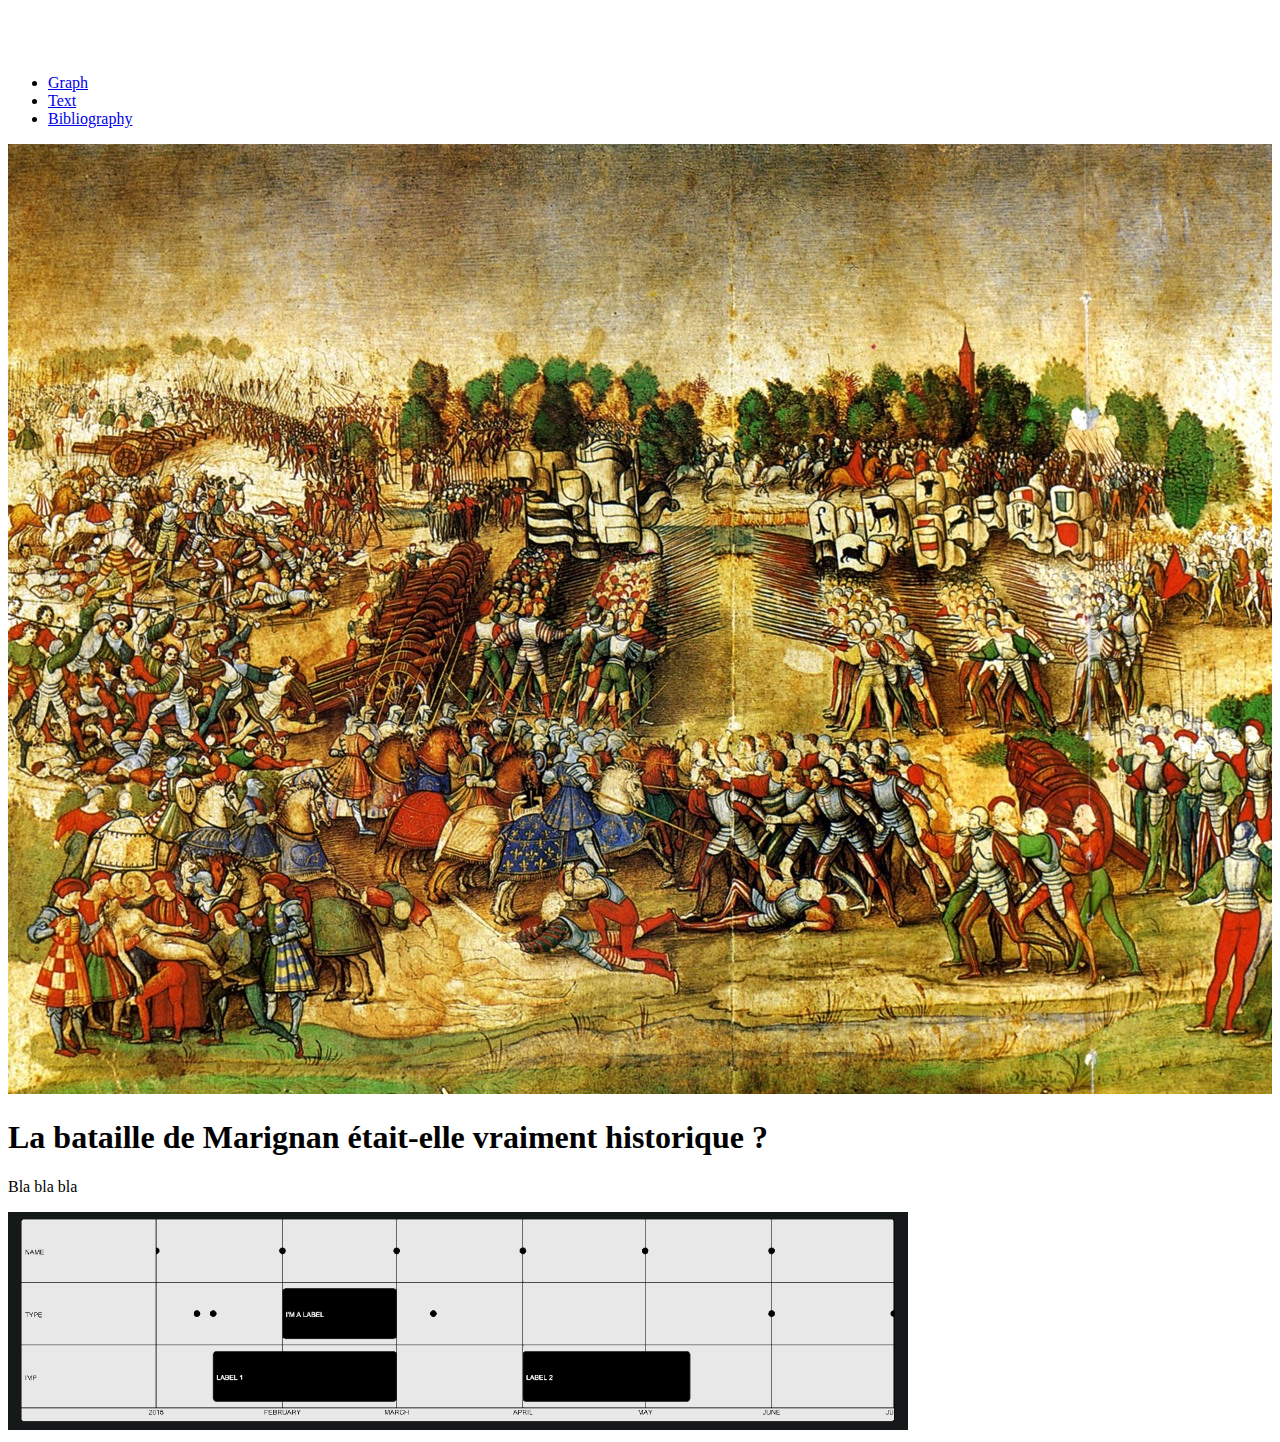
<file: ihm-protos/pages/stories/marignan_stories_reader.html>
<!DOCTYPE html>
<html lang="en">
<head>
    <meta charset="utf-8">
    <meta http-equiv="X-UA-Compatible" content="IE=edge">
    <meta name="viewport" content="width=device-width, initial-scale=1">
    <!-- The above 3 meta tags *must* come first in the head; any other head content must come *after* these tags -->
    <meta name="description" content="">
    <meta name="author" content="">
    <link rel="icon" href="../../favicon.ico">

    <title>Starter Template for Bootstrap</title>

    <script
            src="https://code.jquery.com/jquery-2.2.3.min.js"
            integrity="sha256-a23g1Nt4dtEYOj7bR+vTu7+T8VP13humZFBJNIYoEJo="
            crossorigin="anonymous"></script>

    <!--Latest compiled and minified CSS -->
    <link rel="stylesheet" href="https://maxcdn.bootstrapcdn.com/bootstrap/3.3.6/css/bootstrap.min.css"
          integrity="sha384-1q8mTJOASx8j1Au+a5WDVnPi2lkFfwwEAa8hDDdjZlpLegxhjVME1fgjWPGmkzs7" crossorigin="anonymous">

    <!-- Latest compiled and minified JavaScript -->
    <script src="https://maxcdn.bootstrapcdn.com/bootstrap/3.3.6/js/bootstrap.min.js"
            integrity="sha384-0mSbJDEHialfmuBBQP6A4Qrprq5OVfW37PRR3j5ELqxss1yVqOtnepnHVP9aJ7xS"
            crossorigin="anonymous"></script>
    <script src="http://www.w3schools.com/lib/w3data.js"></script>

    <!-- Custom styles for this template -->
    <link href="../starter-template.css" rel="stylesheet">

    <!--[if lt IE 9]>
    <script src="https://oss.maxcdn.com/html5shiv/3.7.2/html5shiv.min.js"></script>
    <script src="https://oss.maxcdn.com/respond/1.4.2/respond.min.js"></script>

    <![endif]-->
</head>

<body>


<!-- Fixed navbar -->
<div w3-include-html="../navbar_home.html"></div>



<div id="story-container" class="container-fluid fill">

    <div class="row">
        <ul class="col-md-2 nav nav nav-stacked">
            <li class="active"><a href="#">Graph</a></li>
            <li><a href="#">Text</a></li>
            <li><a href="#">Bibliography</a></li>
        </ul>

        <div class="col-md-10">
            <div id="resume-area">
                <img class="first-slide img-responsive center-block"
                     src="../images/marignan.jpg"
                     alt="First slide">
                <h1>La bataille de Marignan était-elle vraiment historique ? </h1>
                <p>Bla bla bla</p>
            </div>
            <div id="graph-timeline">
                <img src="d3-timeline/usage.gif" alt="graph timeline" style="height: 100%; width: 100vh; object-fit: contain"/>
            </div>


        </div>
    </div>
</div>

</div>




</div>

<!-- Bootstrap core JavaScript
================================================== -->
<script
        src="https://code.jquery.com/jquery-2.2.3.min.js"
        integrity="sha256-a23g1Nt4dtEYOj7bR+vTu7+T8VP13humZFBJNIYoEJo="
        crossorigin="anonymous"></script>

<!-- Latest compiled and minified JavaScript -->
<script src="https://maxcdn.bootstrapcdn.com/bootstrap/3.3.6/js/bootstrap.min.js"
        integrity="sha384-0mSbJDEHialfmuBBQP6A4Qrprq5OVfW37PRR3j5ELqxss1yVqOtnepnHVP9aJ7xS"
        crossorigin="anonymous"></script>

<script>
    w3IncludeHTML();
</script>

</body>
</html>
</file>
<file: ihm-protos/pages/starter-template.css>
body {
    padding-top: 50px;
}

.fill {
    min-height: 100vh;
    height: 100%;
}

.starter-template {
    padding: 40px 15px;
    text-align: center;
}

/* CUSTOMIZE THE CAROUSEL
-------------------------------------------------- */

/* Carousel base class */
.carousel {
    max-height: 100%;
    max-height: 300px;
    margin-bottom: 60px;
    height: auto;
}

/* Since positioning the image, we need to help out the caption */
.carousel-caption {
    z-index: 10;
    background: rgba(0, 0, 0, 0.45);
}

/* Declare heights because of positioning of img element */
.carousel .item {
    max-height: 100%;
    max-height: 300px;
    background-color: #777;
}

.carousel-inner > .item > img {
    /*  position: absolute;*/
    top: 0;
    left: 0;
    min-width: 40%;
    max-width: 100%;
    max-height: 300px;
    width: auto;
    margin-right: auto;
    margin-left: auto;
    height: auto;

}

.fill {
    overflow-y:auto;
    height:100%;
}

.vertical-align {

    min-height: 100%;  /* Fallback for browsers do NOT support vh unit */
    min-height: 100vh; /* These two lines are counted as one :-)       */

    display: flex;
    align-items: center;
}
</file>
<file: ihm-protos/pages/bower_components/vis/examples/graph3d/playground/playground.css>
body
{
  font: 13px "Lucida Grande", Tahoma, Arial, Helvetica, sans-serif;
}

h1
{
  font-size: 180%;
  font-weight: bold;

  margin: 1em 0 1em 0;
}

h2
{
  font-size: 140%;
  padding: 5px;
  border-bottom: 1px solid #a0c0f0;
  color: #2B7CE9;
}

h3
{
  font-size: 100%;
}

hr
{
  border: none 0;
  border-top: 1px solid #a0c0f0;
  height: 1px;
}

pre.code
{
  display: block;
  padding: 8px;
  border: 1px dashed #ccc;
}

table
{
  border-collapse: collapse;
}

th, td
{
  font: 12px "Lucida Grande", Tahoma, Arial, Helvetica, sans-serif;
  text-align: left;
  vertical-align: top;
  /*border: 1px solid #888;*/
  padding: 3px;
}

th
{
  font-weight: bold;
}


textarea {
  width: 500px;
  height: 200px;
  border: 1px solid #888;
}

input[type=text] {
  border: 1px solid #888;
}

#datasourceText, #googlespreadsheetText {
  width: 500px;

}

.info {
  color: gray;
}

a {
  color: gray;
}
a:hover {
  color: red;
}


#graph {
  width: 100%;
  height: 600px;
}
</file>
<file: ihm-protos/pages/stories/stories.css>
.hidden {
    display:none;
}

.panel-resizable {
    height: 60vh;
    resize: vertical;
    overflow: auto
}

.story-nav{
    border-top:solid 1px #ddd;
}
</file>
<file: ihm-protos/pages/bower_components/vis/dist/vis.css>
.vis .overlay {
  position: absolute;
  top: 0;
  left: 0;
  width: 100%;
  height: 100%;

  /* Must be displayed above for example selected Timeline items */
  z-index: 10;
}

.vis-active {
  box-shadow: 0 0 10px #86d5f8;
}

/* override some bootstrap styles screwing up the timelines css */

.vis [class*="span"] {
  min-height: 0;
  width: auto;
}

div.vis-configuration {
    position:relative;
    display:block;
    float:left;
    font-size:12px;
}

div.vis-configuration-wrapper {
    display:block;
    width:700px;
}

div.vis-configuration-wrapper::after {
  clear: both;
  content: "";
  display: block;
}

div.vis-configuration.vis-config-option-container{
    display:block;
    width:495px;
    background-color: #ffffff;
    border:2px solid #f7f8fa;
    border-radius:4px;
    margin-top:20px;
    left:10px;
    padding-left:5px;
}

div.vis-configuration.vis-config-button{
    display:block;
    width:495px;
    height:25px;
    vertical-align: middle;
    line-height:25px;
    background-color: #f7f8fa;
    border:2px solid #ceced0;
    border-radius:4px;
    margin-top:20px;
    left:10px;
    padding-left:5px;
    cursor: pointer;
    margin-bottom:30px;
}

div.vis-configuration.vis-config-button.hover{
    background-color: #4588e6;
    border:2px solid #214373;
    color:#ffffff;
}

div.vis-configuration.vis-config-item{
    display:block;
    float:left;
    width:495px;
    height:25px;
    vertical-align: middle;
    line-height:25px;
}


div.vis-configuration.vis-config-item.vis-config-s2{
    left:10px;
    background-color: #f7f8fa;
    padding-left:5px;
    border-radius:3px;
}
div.vis-configuration.vis-config-item.vis-config-s3{
    left:20px;
    background-color: #e4e9f0;
    padding-left:5px;
    border-radius:3px;
}
div.vis-configuration.vis-config-item.vis-config-s4{
    left:30px;
    background-color: #cfd8e6;
    padding-left:5px;
    border-radius:3px;
}

div.vis-configuration.vis-config-header{
    font-size:18px;
    font-weight: bold;
}

div.vis-configuration.vis-config-label{
    width:120px;
    height:25px;
    line-height: 25px;
}

div.vis-configuration.vis-config-label.vis-config-s3{
    width:110px;
}
div.vis-configuration.vis-config-label.vis-config-s4{
    width:100px;
}

div.vis-configuration.vis-config-colorBlock{
    top:1px;
    width:30px;
    height:19px;
    border:1px solid #444444;
    border-radius:2px;
    padding:0px;
    margin:0px;
    cursor:pointer;
}

input.vis-configuration.vis-config-checkbox {
    left:-5px;
}


input.vis-configuration.vis-config-rangeinput{
    position:relative;
    top:-5px;
    width:60px;
    /*height:13px;*/
    padding:1px;
    margin:0;
    pointer-events:none;
}

input.vis-configuration.vis-config-range{
    /*removes default webkit styles*/
    -webkit-appearance: none;

    /*fix for FF unable to apply focus style bug */
    border: 0px solid white;
    background-color:rgba(0,0,0,0);

    /*required for proper track sizing in FF*/
    width: 300px;
    height:20px;
}
input.vis-configuration.vis-config-range::-webkit-slider-runnable-track {
    width: 300px;
    height: 5px;
    background: #dedede; /* Old browsers */
    background: -moz-linear-gradient(top,  #dedede 0%, #c8c8c8 99%); /* FF3.6+ */
    background: -webkit-gradient(linear, left top, left bottom, color-stop(0%,#dedede), color-stop(99%,#c8c8c8)); /* Chrome,Safari4+ */
    background: -webkit-linear-gradient(top,  #dedede 0%,#c8c8c8 99%); /* Chrome10+,Safari5.1+ */
    background: -o-linear-gradient(top, #dedede 0%, #c8c8c8 99%); /* Opera 11.10+ */
    background: -ms-linear-gradient(top,  #dedede 0%,#c8c8c8 99%); /* IE10+ */
    background: linear-gradient(to bottom,  #dedede 0%,#c8c8c8 99%); /* W3C */
    filter: progid:DXImageTransform.Microsoft.gradient( startColorstr='#dedede', endColorstr='#c8c8c8',GradientType=0 ); /* IE6-9 */

    border: 1px solid #999999;
    box-shadow: #aaaaaa 0px 0px 3px 0px;
    border-radius: 3px;
}
input.vis-configuration.vis-config-range::-webkit-slider-thumb {
    -webkit-appearance: none;
    border: 1px solid #14334b;
    height: 17px;
    width: 17px;
    border-radius: 50%;
    background: #3876c2; /* Old browsers */
    background: -moz-linear-gradient(top,  #3876c2 0%, #385380 100%); /* FF3.6+ */
    background: -webkit-gradient(linear, left top, left bottom, color-stop(0%,#3876c2), color-stop(100%,#385380)); /* Chrome,Safari4+ */
    background: -webkit-linear-gradient(top,  #3876c2 0%,#385380 100%); /* Chrome10+,Safari5.1+ */
    background: -o-linear-gradient(top,  #3876c2 0%,#385380 100%); /* Opera 11.10+ */
    background: -ms-linear-gradient(top,  #3876c2 0%,#385380 100%); /* IE10+ */
    background: linear-gradient(to bottom,  #3876c2 0%,#385380 100%); /* W3C */
    filter: progid:DXImageTransform.Microsoft.gradient( startColorstr='#3876c2', endColorstr='#385380',GradientType=0 ); /* IE6-9 */
    box-shadow: #111927 0px 0px 1px 0px;
    margin-top: -7px;
}
input.vis-configuration.vis-config-range:focus {
    outline: none;
}
input.vis-configuration.vis-config-range:focus::-webkit-slider-runnable-track {
    background: #9d9d9d; /* Old browsers */
    background: -moz-linear-gradient(top, #9d9d9d 0%, #c8c8c8 99%); /* FF3.6+ */
    background: -webkit-gradient(linear, left top, left bottom, color-stop(0%,#9d9d9d), color-stop(99%,#c8c8c8)); /* Chrome,Safari4+ */
    background: -webkit-linear-gradient(top,  #9d9d9d 0%,#c8c8c8 99%); /* Chrome10+,Safari5.1+ */
    background: -o-linear-gradient(top,  #9d9d9d 0%,#c8c8c8 99%); /* Opera 11.10+ */
    background: -ms-linear-gradient(top,  #9d9d9d 0%,#c8c8c8 99%); /* IE10+ */
    background: linear-gradient(to bottom,  #9d9d9d 0%,#c8c8c8 99%); /* W3C */
    filter: progid:DXImageTransform.Microsoft.gradient( startColorstr='#9d9d9d', endColorstr='#c8c8c8',GradientType=0 ); /* IE6-9 */
}

input.vis-configuration.vis-config-range::-moz-range-track {
    width: 300px;
    height: 10px;
    background: #dedede; /* Old browsers */
    background: -moz-linear-gradient(top,  #dedede 0%, #c8c8c8 99%); /* FF3.6+ */
    background: -webkit-gradient(linear, left top, left bottom, color-stop(0%,#dedede), color-stop(99%,#c8c8c8)); /* Chrome,Safari4+ */
    background: -webkit-linear-gradient(top,  #dedede 0%,#c8c8c8 99%); /* Chrome10+,Safari5.1+ */
    background: -o-linear-gradient(top, #dedede 0%, #c8c8c8 99%); /* Opera 11.10+ */
    background: -ms-linear-gradient(top,  #dedede 0%,#c8c8c8 99%); /* IE10+ */
    background: linear-gradient(to bottom,  #dedede 0%,#c8c8c8 99%); /* W3C */
    filter: progid:DXImageTransform.Microsoft.gradient( startColorstr='#dedede', endColorstr='#c8c8c8',GradientType=0 ); /* IE6-9 */

    border: 1px solid #999999;
    box-shadow: #aaaaaa 0px 0px 3px 0px;
    border-radius: 3px;
}
input.vis-configuration.vis-config-range::-moz-range-thumb {
    border: none;
    height: 16px;
    width: 16px;

    border-radius: 50%;
    background:  #385380;
}

/*hide the outline behind the border*/
input.vis-configuration.vis-config-range:-moz-focusring{
    outline: 1px solid white;
    outline-offset: -1px;
}

input.vis-configuration.vis-config-range::-ms-track {
    width: 300px;
    height: 5px;

    /*remove bg colour from the track, we'll use ms-fill-lower and ms-fill-upper instead */
    background: transparent;

    /*leave room for the larger thumb to overflow with a transparent border */
    border-color: transparent;
    border-width: 6px 0;

    /*remove default tick marks*/
    color: transparent;
}
input.vis-configuration.vis-config-range::-ms-fill-lower {
    background: #777;
    border-radius: 10px;
}
input.vis-configuration.vis-config-range::-ms-fill-upper {
    background: #ddd;
    border-radius: 10px;
}
input.vis-configuration.vis-config-range::-ms-thumb {
    border: none;
    height: 16px;
    width: 16px;
    border-radius: 50%;
    background:  #385380;
}
input.vis-configuration.vis-config-range:focus::-ms-fill-lower {
    background: #888;
}
input.vis-configuration.vis-config-range:focus::-ms-fill-upper {
    background: #ccc;
}

.vis-configuration-popup {
    position: absolute;
    background: rgba(57, 76, 89, 0.85);
    border: 2px solid #f2faff;
    line-height:30px;
    height:30px;
    width:150px;
    text-align:center;
    color: #ffffff;
    font-size:14px;
    border-radius:4px;
    -webkit-transition: opacity 0.3s ease-in-out;
    -moz-transition: opacity 0.3s ease-in-out;
    transition: opacity 0.3s ease-in-out;
}
.vis-configuration-popup:after, .vis-configuration-popup:before {
    left: 100%;
    top: 50%;
    border: solid transparent;
    content: " ";
    height: 0;
    width: 0;
    position: absolute;
    pointer-events: none;
}

.vis-configuration-popup:after {
    border-color: rgba(136, 183, 213, 0);
    border-left-color: rgba(57, 76, 89, 0.85);
    border-width: 8px;
    margin-top: -8px;
}
.vis-configuration-popup:before {
    border-color: rgba(194, 225, 245, 0);
    border-left-color: #f2faff;
    border-width: 12px;
    margin-top: -12px;
}

.vis-timeline {
  position: relative;
  border: 1px solid #bfbfbf;

  overflow: hidden;
  padding: 0;
  margin: 0;

  box-sizing: border-box;
}


.vis-panel {
  position: absolute;

  padding: 0;
  margin: 0;

  box-sizing: border-box;
}

.vis-panel.vis-center,
.vis-panel.vis-left,
.vis-panel.vis-right,
.vis-panel.vis-top,
.vis-panel.vis-bottom {
  border: 1px #bfbfbf;
}

.vis-panel.vis-center,
.vis-panel.vis-left,
.vis-panel.vis-right {
  border-top-style: solid;
  border-bottom-style: solid;
  overflow: hidden;
}

.vis-panel.vis-center,
.vis-panel.vis-top,
.vis-panel.vis-bottom {
  border-left-style: solid;
  border-right-style: solid;
}

.vis-background {
  overflow: hidden;
}

.vis-panel > .vis-content {
  position: relative;
}

.vis-panel .vis-shadow {
  position: absolute;
  width: 100%;
  height: 1px;
  box-shadow: 0 0 10px rgba(0,0,0,0.8);
  /* TODO: find a nice way to ensure vis-shadows are drawn on top of items
  z-index: 1;
  */
}

.vis-panel .vis-shadow.vis-top {
  top: -1px;
  left: 0;
}

.vis-panel .vis-shadow.vis-bottom {
  bottom: -1px;
  left: 0;
}

.vis-labelset {
  position: relative;

  overflow: hidden;

  box-sizing: border-box;
}

.vis-labelset .vis-label {
  position: relative;
  left: 0;
  top: 0;
  width: 100%;
  color: #4d4d4d;

  box-sizing: border-box;
}

.vis-labelset .vis-label {
  border-bottom: 1px solid #bfbfbf;
}

.vis-labelset .vis-label.draggable {
  cursor: pointer;
}

.vis-labelset .vis-label:last-child {
  border-bottom: none;
}

.vis-labelset .vis-label .vis-inner {
  display: inline-block;
  padding: 5px;
}

.vis-labelset .vis-label .vis-inner.vis-hidden {
  padding: 0;
}


.vis-itemset {
  position: relative;
  padding: 0;
  margin: 0;

  box-sizing: border-box;
}

.vis-itemset .vis-background,
.vis-itemset .vis-foreground {
  position: absolute;
  width: 100%;
  height: 100%;
  overflow: visible;
}

.vis-axis {
  position: absolute;
  width: 100%;
  height: 0;
  left: 0;
  z-index: 1;
}

.vis-foreground .vis-group {
  position: relative;
  box-sizing: border-box;
  border-bottom: 1px solid #bfbfbf;
}

.vis-foreground .vis-group:last-child {
  border-bottom: none;
}

.vis-overlay {
  position: absolute;
  top: 0;
  left: 0;
  width: 100%;
  height: 100%;
  z-index: 10;
}

.vis-item {
  position: absolute;
  color: #1A1A1A;
  border-color: #97B0F8;
  border-width: 1px;
  background-color: #D5DDF6;
  display: inline-block;
  /*overflow: hidden;*/
}

.vis-item.vis-selected {
  border-color: #FFC200;
  background-color: #FFF785;

  /* z-index must be higher than the z-index of custom time bar and current time bar */
  z-index: 2;
}

.vis-editable.vis-selected {
  cursor: move;
}

.vis-item.vis-point.vis-selected {
  background-color: #FFF785;
}

.vis-item.vis-box {
  text-align: center;
  border-style: solid;
  border-radius: 2px;
}

.vis-item.vis-point {
  background: none;
}

.vis-item.vis-dot {
  position: absolute;
  padding: 0;
  border-width: 4px;
  border-style: solid;
  border-radius: 4px;
}

.vis-item.vis-range {
  border-style: solid;
  border-radius: 2px;
  box-sizing: border-box;
}

.vis-item.vis-background {
  border: none;
  background-color: rgba(213, 221, 246, 0.4);
  box-sizing: border-box;
  padding: 0;
  margin: 0;
}

.vis-item .vis-item-overflow {
  position: relative;
  width: 100%;
  height: 100%;
  padding: 0;
  margin: 0;
  overflow: hidden;
}

.vis-item.vis-range .vis-item-content {
  position: relative;
  display: inline-block;
}

.vis-item.vis-background .vis-item-content {
  position: absolute;
  display: inline-block;
}

.vis-item.vis-line {
  padding: 0;
  position: absolute;
  width: 0;
  border-left-width: 1px;
  border-left-style: solid;
}

.vis-item .vis-item-content {
  white-space: nowrap;
  box-sizing: border-box;
  padding: 5px;
}

.vis-item .vis-delete {
  background: url('img/timeline/delete.png') no-repeat center;
  position: absolute;
  width: 24px;
  height: 24px;
  top: -4px;
  right: -24px;
  cursor: pointer;
}

.vis-item .vis-delete-rtl {
  background: url('img/timeline/delete.png') no-repeat center;
  position: absolute;
  width: 24px;
  height: 24px;
  top: -4px;
  left: -24px;
  cursor: pointer;
}


.vis-item.vis-range .vis-drag-left {
  position: absolute;
  width: 24px;
  max-width: 20%;
  min-width: 2px;
  height: 100%;
  top: 0;
  left: -4px;

  cursor: w-resize;
}

.vis-item.vis-range .vis-drag-right {
  position: absolute;
  width: 24px;
  max-width: 20%;
  min-width: 2px;
  height: 100%;
  top: 0;
  right: -4px;

  cursor: e-resize;
}

.vis-range.vis-item.vis-readonly .vis-drag-left,
.vis-range.vis-item.vis-readonly .vis-drag-right {
  cursor: auto;
}

.vis-time-axis {
  position: relative;
  overflow: hidden;
}

.vis-time-axis.vis-foreground {
  top: 0;
  left: 0;
  width: 100%;
}

.vis-time-axis.vis-background {
  position: absolute;
  top: 0;
  left: 0;
  width: 100%;
  height: 100%;
}

.vis-time-axis .vis-text {
  position: absolute;
  color: #4d4d4d;
  padding: 3px;
  overflow: hidden;
  box-sizing: border-box;

  white-space: nowrap;
}

.vis-time-axis .vis-text.vis-measure {
  position: absolute;
  padding-left: 0;
  padding-right: 0;
  margin-left: 0;
  margin-right: 0;
  visibility: hidden;
}

.vis-time-axis .vis-grid.vis-vertical {
  position: absolute;
  border-left: 1px solid;
}

.vis-time-axis .vis-grid.vis-vertical-rtl {
  position: absolute;
  border-right: 1px solid;
}

.vis-time-axis .vis-grid.vis-minor {
  border-color: #e5e5e5;
}

.vis-time-axis .vis-grid.vis-major {
  border-color: #bfbfbf;
}

.vis-current-time {
  background-color: #FF7F6E;
  width: 2px;
  z-index: 1;
}
.vis-custom-time {
  background-color: #6E94FF;
  width: 2px;
  cursor: move;
  z-index: 1;
}
.vis-timeline {
  /*
  -webkit-transition: height .4s ease-in-out;
  transition:         height .4s ease-in-out;
  */
}

.vis-panel {
  /*
  -webkit-transition: height .4s ease-in-out, top .4s ease-in-out;
  transition:         height .4s ease-in-out, top .4s ease-in-out;
  */
}

.vis-axis {
  /*
  -webkit-transition: top .4s ease-in-out;
  transition:         top .4s ease-in-out;
  */
}

/* TODO: get animation working nicely

.vis-item {
  -webkit-transition: top .4s ease-in-out;
  transition:         top .4s ease-in-out;
}

.vis-item.line {
  -webkit-transition: height .4s ease-in-out, top .4s ease-in-out;
  transition:         height .4s ease-in-out, top .4s ease-in-out;
}
/**/

.vis-panel.vis-background.vis-horizontal .vis-grid.vis-horizontal {
  position: absolute;
  width: 100%;
  height: 0;
  border-bottom: 1px solid;
}

.vis-panel.vis-background.vis-horizontal .vis-grid.vis-minor {
  border-color: #e5e5e5;
}

.vis-panel.vis-background.vis-horizontal .vis-grid.vis-major {
  border-color: #bfbfbf;
}


.vis-data-axis .vis-y-axis.vis-major {
  width: 100%;
  position: absolute;
  color: #4d4d4d;
  white-space: nowrap;
}

.vis-data-axis .vis-y-axis.vis-major.vis-measure {
  padding: 0;
  margin: 0;
  border: 0;
  visibility: hidden;
  width: auto;
}


.vis-data-axis .vis-y-axis.vis-minor {
  position: absolute;
  width: 100%;
  color: #bebebe;
  white-space: nowrap;
}

.vis-data-axis .vis-y-axis.vis-minor.vis-measure {
  padding: 0;
  margin: 0;
  border: 0;
  visibility: hidden;
  width: auto;
}

.vis-data-axis .vis-y-axis.vis-title {
  position: absolute;
  color: #4d4d4d;
  white-space: nowrap;
  bottom: 20px;
  text-align: center;
}

.vis-data-axis .vis-y-axis.vis-title.vis-measure {
  padding: 0;
  margin: 0;
  visibility: hidden;
  width: auto;
}

.vis-data-axis .vis-y-axis.vis-title.vis-left {
  bottom: 0;
  -webkit-transform-origin: left top;
  -moz-transform-origin: left top;
  -ms-transform-origin: left top;
  -o-transform-origin: left top;
  transform-origin: left bottom;
  -webkit-transform: rotate(-90deg);
  -moz-transform: rotate(-90deg);
  -ms-transform: rotate(-90deg);
  -o-transform: rotate(-90deg);
  transform: rotate(-90deg);
}

.vis-data-axis .vis-y-axis.vis-title.vis-right {
  bottom: 0;
  -webkit-transform-origin: right bottom;
  -moz-transform-origin: right bottom;
  -ms-transform-origin: right bottom;
  -o-transform-origin: right bottom;
  transform-origin: right bottom;
  -webkit-transform: rotate(90deg);
  -moz-transform: rotate(90deg);
  -ms-transform: rotate(90deg);
  -o-transform: rotate(90deg);
  transform: rotate(90deg);
}

.vis-legend {
  background-color: rgba(247, 252, 255, 0.65);
  padding: 5px;
  border: 1px solid #b3b3b3;
  box-shadow: 2px 2px 10px rgba(154, 154, 154, 0.55);
}

.vis-legend-text {
  /*font-size: 10px;*/
  white-space: nowrap;
  display: inline-block
}
.vis-graph-group0 {
    fill:#4f81bd;
    fill-opacity:0;
    stroke-width:2px;
    stroke: #4f81bd;
}

.vis-graph-group1 {
    fill:#f79646;
    fill-opacity:0;
    stroke-width:2px;
    stroke: #f79646;
}

.vis-graph-group2 {
    fill: #8c51cf;
    fill-opacity:0;
    stroke-width:2px;
    stroke: #8c51cf;
}

.vis-graph-group3 {
    fill: #75c841;
    fill-opacity:0;
    stroke-width:2px;
    stroke: #75c841;
}

.vis-graph-group4 {
    fill: #ff0100;
    fill-opacity:0;
    stroke-width:2px;
    stroke: #ff0100;
}

.vis-graph-group5 {
    fill: #37d8e6;
    fill-opacity:0;
    stroke-width:2px;
    stroke: #37d8e6;
}

.vis-graph-group6 {
    fill: #042662;
    fill-opacity:0;
    stroke-width:2px;
    stroke: #042662;
}

.vis-graph-group7 {
    fill:#00ff26;
    fill-opacity:0;
    stroke-width:2px;
    stroke: #00ff26;
}

.vis-graph-group8 {
    fill:#ff00ff;
    fill-opacity:0;
    stroke-width:2px;
    stroke: #ff00ff;
}

.vis-graph-group9 {
    fill: #8f3938;
    fill-opacity:0;
    stroke-width:2px;
    stroke: #8f3938;
}

.vis-timeline .vis-fill {
    fill-opacity:0.1;
    stroke: none;
}


.vis-timeline .vis-bar {
    fill-opacity:0.5;
    stroke-width:1px;
}

.vis-timeline .vis-point {
    stroke-width:2px;
    fill-opacity:1.0;
}


.vis-timeline .vis-legend-background {
    stroke-width:1px;
    fill-opacity:0.9;
    fill: #ffffff;
    stroke: #c2c2c2;
}


.vis-timeline .vis-outline {
    stroke-width:1px;
    fill-opacity:1;
    fill: #ffffff;
    stroke: #e5e5e5;
}

.vis-timeline .vis-icon-fill {
    fill-opacity:0.3;
    stroke: none;
}

div.vis-network div.vis-manipulation {
  border-width: 0;
  border-bottom: 1px;
  border-style:solid;
  border-color: #d6d9d8;
  background: #ffffff; /* Old browsers */
  background: -moz-linear-gradient(top,  #ffffff 0%, #fcfcfc 48%, #fafafa 50%, #fcfcfc 100%); /* FF3.6+ */
  background: -webkit-gradient(linear, left top, left bottom, color-stop(0%,#ffffff), color-stop(48%,#fcfcfc), color-stop(50%,#fafafa), color-stop(100%,#fcfcfc)); /* Chrome,Safari4+ */
  background: -webkit-linear-gradient(top,  #ffffff 0%,#fcfcfc 48%,#fafafa 50%,#fcfcfc 100%); /* Chrome10+,Safari5.1+ */
  background: -o-linear-gradient(top,  #ffffff 0%,#fcfcfc 48%,#fafafa 50%,#fcfcfc 100%); /* Opera 11.10+ */
  background: -ms-linear-gradient(top,  #ffffff 0%,#fcfcfc 48%,#fafafa 50%,#fcfcfc 100%); /* IE10+ */
  background: linear-gradient(to bottom,  #ffffff 0%,#fcfcfc 48%,#fafafa 50%,#fcfcfc 100%); /* W3C */
  filter: progid:DXImageTransform.Microsoft.gradient( startColorstr='#ffffff', endColorstr='#fcfcfc',GradientType=0 ); /* IE6-9 */

  padding-top:4px;
  position: absolute;
  left: 0;
  top: 0;
  width: 100%;
  height: 28px;
}

div.vis-network div.vis-edit-mode {
  position:absolute;
  left: 0;
  top: 5px;
  height: 30px;
}

/* FIXME: shouldn't the vis-close button be a child of the vis-manipulation div? */

div.vis-network div.vis-close {
  position:absolute;
  right: 0;
  top: 0;
  width: 30px;
  height: 30px;

  background-position: 20px 3px;
  background-repeat: no-repeat;
  background-image: url("img/network/cross.png");
  cursor: pointer;
  -webkit-touch-callout: none;
  -webkit-user-select: none;
  -khtml-user-select: none;
  -moz-user-select: none;
  -ms-user-select: none;
  user-select: none;
}

div.vis-network div.vis-close:hover {
  opacity: 0.6;
}

div.vis-network div.vis-manipulation div.vis-button,
div.vis-network div.vis-edit-mode div.vis-button {
  float:left;
  font-family: verdana;
  font-size: 12px;
  -moz-border-radius: 15px;
  border-radius: 15px;
  display:inline-block;
  background-position: 0px 0px;
  background-repeat:no-repeat;
  height:24px;
  margin-left: 10px;
  /*vertical-align:middle;*/
  cursor: pointer;
  padding: 0px 8px 0px 8px;
  -webkit-touch-callout: none;
  -webkit-user-select: none;
  -khtml-user-select: none;
  -moz-user-select: none;
  -ms-user-select: none;
  user-select: none;
}

div.vis-network div.vis-manipulation div.vis-button:hover {
  box-shadow: 1px 1px 8px rgba(0, 0, 0, 0.20);
}

div.vis-network div.vis-manipulation div.vis-button:active {
  box-shadow: 1px 1px 8px rgba(0, 0, 0, 0.50);
}

div.vis-network div.vis-manipulation div.vis-button.vis-back {
  background-image: url("img/network/backIcon.png");
}

div.vis-network div.vis-manipulation div.vis-button.vis-none:hover {
  box-shadow: 1px 1px 8px rgba(0, 0, 0, 0.0);
  cursor: default;
}
div.vis-network div.vis-manipulation div.vis-button.vis-none:active {
  box-shadow: 1px 1px 8px rgba(0, 0, 0, 0.0);
}
div.vis-network div.vis-manipulation div.vis-button.vis-none {
  padding: 0;
}
div.vis-network div.vis-manipulation div.notification {
  margin: 2px;
  font-weight: bold;
}

div.vis-network div.vis-manipulation div.vis-button.vis-add {
  background-image: url("img/network/addNodeIcon.png");
}

div.vis-network div.vis-manipulation div.vis-button.vis-edit,
div.vis-network div.vis-edit-mode div.vis-button.vis-edit {
  background-image: url("img/network/editIcon.png");
}

div.vis-network div.vis-edit-mode div.vis-button.vis-edit.vis-edit-mode {
  background-color: #fcfcfc;
  border: 1px solid #cccccc;
}

div.vis-network div.vis-manipulation div.vis-button.vis-connect {
  background-image: url("img/network/connectIcon.png");
}

div.vis-network div.vis-manipulation div.vis-button.vis-delete {
  background-image: url("img/network/deleteIcon.png");
}
/* top right bottom left */
div.vis-network div.vis-manipulation div.vis-label,
div.vis-network div.vis-edit-mode div.vis-label {
  margin: 0 0 0 23px;
  line-height: 25px;
}
div.vis-network div.vis-manipulation div.vis-separator-line {
  float:left;
  display:inline-block;
  width:1px;
  height:21px;
  background-color: #bdbdbd;
  margin: 0px 7px 0 15px; /*top right bottom left*/
}

/* TODO: is this redundant?
div.network-navigation_wrapper {
  position: absolute;
  left: 0;
  top: 0;
  width: 100%;
  height: 100%;
}
*/
div.vis-network-tooltip {
  position: absolute;
  visibility: hidden;
  padding: 5px;
  white-space: nowrap;

  font-family: verdana;
  font-size:14px;
  color:#000000;
  background-color: #f5f4ed;

  -moz-border-radius: 3px;
  -webkit-border-radius: 3px;
  border-radius: 3px;
  border: 1px solid #808074;

  box-shadow: 3px 3px 10px rgba(0, 0, 0, 0.2);
  pointer-events: none;
}
div.vis-network div.vis-navigation div.vis-button {
    width:34px;
    height:34px;
    -moz-border-radius: 17px;
    border-radius: 17px;
    position:absolute;
    display:inline-block;
    background-position: 2px 2px;
    background-repeat:no-repeat;
    cursor: pointer;
    -webkit-touch-callout: none;
    -webkit-user-select: none;
    -khtml-user-select: none;
    -moz-user-select: none;
    -ms-user-select: none;
    user-select: none;
}

div.vis-network div.vis-navigation div.vis-button:hover {
    box-shadow: 0 0 3px 3px rgba(56, 207, 21, 0.30);
}

div.vis-network div.vis-navigation div.vis-button:active {
    box-shadow: 0 0 1px 3px rgba(56, 207, 21, 0.95);
}

div.vis-network div.vis-navigation div.vis-button.vis-up {
    background-image: url("img/network/upArrow.png");
    bottom:50px;
    left:55px;
}
div.vis-network div.vis-navigation div.vis-button.vis-down {
    background-image: url("img/network/downArrow.png");
    bottom:10px;
    left:55px;
}
div.vis-network div.vis-navigation div.vis-button.vis-left {
    background-image: url("img/network/leftArrow.png");
    bottom:10px;
    left:15px;
}
div.vis-network div.vis-navigation div.vis-button.vis-right {
    background-image: url("img/network/rightArrow.png");
    bottom:10px;
    left:95px;
}
div.vis-network div.vis-navigation div.vis-button.vis-zoomIn {
    background-image: url("img/network/plus.png");
    bottom:10px;
    right:15px;
}
div.vis-network div.vis-navigation div.vis-button.vis-zoomOut {
    background-image: url("img/network/minus.png");
    bottom:10px;
    right:55px;
}
div.vis-network div.vis-navigation div.vis-button.vis-zoomExtends {
    background-image: url("img/network/zoomExtends.png");
    bottom:50px;
    right:15px;
}

div.vis-color-picker {
  position:absolute;
  top: 0px;
  left: 30px;
  margin-top:-140px;
  margin-left:30px;
  width:310px;
  height:444px;
  z-index: 1;
  padding: 10px;
  border-radius:15px;
  background-color:#ffffff;
  display: none;
  box-shadow: rgba(0,0,0,0.5) 0px 0px 10px 0px;
}

div.vis-color-picker div.vis-arrow {
  position: absolute;
  top:147px;
  left:5px;
}

div.vis-color-picker div.vis-arrow::after,
div.vis-color-picker div.vis-arrow::before {
  right: 100%;
  top: 50%;
  border: solid transparent;
  content: " ";
  height: 0;
  width: 0;
  position: absolute;
  pointer-events: none;
}

div.vis-color-picker div.vis-arrow:after {
  border-color: rgba(255, 255, 255, 0);
  border-right-color: #ffffff;
  border-width: 30px;
  margin-top: -30px;
}

div.vis-color-picker div.vis-color {
  position:absolute;
  width: 289px;
  height: 289px;
  cursor: pointer;
}



div.vis-color-picker div.vis-brightness {
  position: absolute;
  top:313px;
}

div.vis-color-picker div.vis-opacity {
  position:absolute;
  top:350px;
}

div.vis-color-picker div.vis-selector {
  position:absolute;
  top:137px;
  left:137px;
  width:15px;
  height:15px;
  border-radius:15px;
  border:1px solid #ffffff;
  background: #4c4c4c; /* Old browsers */
  background: -moz-linear-gradient(top,  #4c4c4c 0%, #595959 12%, #666666 25%, #474747 39%, #2c2c2c 50%, #000000 51%, #111111 60%, #2b2b2b 76%, #1c1c1c 91%, #131313 100%); /* FF3.6+ */
  background: -webkit-gradient(linear, left top, left bottom, color-stop(0%,#4c4c4c), color-stop(12%,#595959), color-stop(25%,#666666), color-stop(39%,#474747), color-stop(50%,#2c2c2c), color-stop(51%,#000000), color-stop(60%,#111111), color-stop(76%,#2b2b2b), color-stop(91%,#1c1c1c), color-stop(100%,#131313)); /* Chrome,Safari4+ */
  background: -webkit-linear-gradient(top,  #4c4c4c 0%,#595959 12%,#666666 25%,#474747 39%,#2c2c2c 50%,#000000 51%,#111111 60%,#2b2b2b 76%,#1c1c1c 91%,#131313 100%); /* Chrome10+,Safari5.1+ */
  background: -o-linear-gradient(top,  #4c4c4c 0%,#595959 12%,#666666 25%,#474747 39%,#2c2c2c 50%,#000000 51%,#111111 60%,#2b2b2b 76%,#1c1c1c 91%,#131313 100%); /* Opera 11.10+ */
  background: -ms-linear-gradient(top,  #4c4c4c 0%,#595959 12%,#666666 25%,#474747 39%,#2c2c2c 50%,#000000 51%,#111111 60%,#2b2b2b 76%,#1c1c1c 91%,#131313 100%); /* IE10+ */
  background: linear-gradient(to bottom,  #4c4c4c 0%,#595959 12%,#666666 25%,#474747 39%,#2c2c2c 50%,#000000 51%,#111111 60%,#2b2b2b 76%,#1c1c1c 91%,#131313 100%); /* W3C */
  filter: progid:DXImageTransform.Microsoft.gradient( startColorstr='#4c4c4c', endColorstr='#131313',GradientType=0 ); /* IE6-9 */
}



div.vis-color-picker div.vis-new-color {
  position:absolute;
  width:140px;
  height:20px;
  border:1px solid rgba(0,0,0,0.1);
  border-radius:5px;
  top:380px;
  left:159px;
  text-align:right;
  padding-right:2px;
  font-size:10px;
  color:rgba(0,0,0,0.4);
  vertical-align:middle;
  line-height:20px;

}

div.vis-color-picker div.vis-initial-color {
  position:absolute;
  width:140px;
  height:20px;
  border:1px solid rgba(0,0,0,0.1);
  border-radius:5px;
  top:380px;
  left:10px;
  text-align:left;
  padding-left:2px;
  font-size:10px;
  color:rgba(0,0,0,0.4);
  vertical-align:middle;
  line-height:20px;
}

div.vis-color-picker div.vis-label {
  position:absolute;
  width:300px;
  left:10px;
}

div.vis-color-picker div.vis-label.vis-brightness {
  top:300px;
}

div.vis-color-picker div.vis-label.vis-opacity {
  top:338px;
}

div.vis-color-picker div.vis-button {
  position:absolute;
  width:68px;
  height:25px;
  border-radius:10px;
  vertical-align: middle;
  text-align:center;
  line-height: 25px;
  top:410px;
  border:2px solid #d9d9d9;
  background-color: #f7f7f7;
  cursor:pointer;
}

div.vis-color-picker div.vis-button.vis-cancel {
  /*border:2px solid #ff4e33;*/
  /*background-color: #ff7761;*/
  left:5px;
}
div.vis-color-picker div.vis-button.vis-load {
  /*border:2px solid #a153e6;*/
  /*background-color: #cb8dff;*/
  left:82px;
}
div.vis-color-picker div.vis-button.vis-apply {
  /*border:2px solid #4588e6;*/
  /*background-color: #82b6ff;*/
  left:159px;
}
div.vis-color-picker div.vis-button.vis-save {
  /*border:2px solid #45e655;*/
  /*background-color: #6dff7c;*/
  left:236px;
}


div.vis-color-picker input.vis-range {
  width: 290px;
  height:20px;
}

/* TODO: is this redundant?
div.vis-color-picker input.vis-range-brightness {
  width: 289px !important;
}


div.vis-color-picker input.vis-saturation-range {
  width: 289px !important;
}*/
</file>
